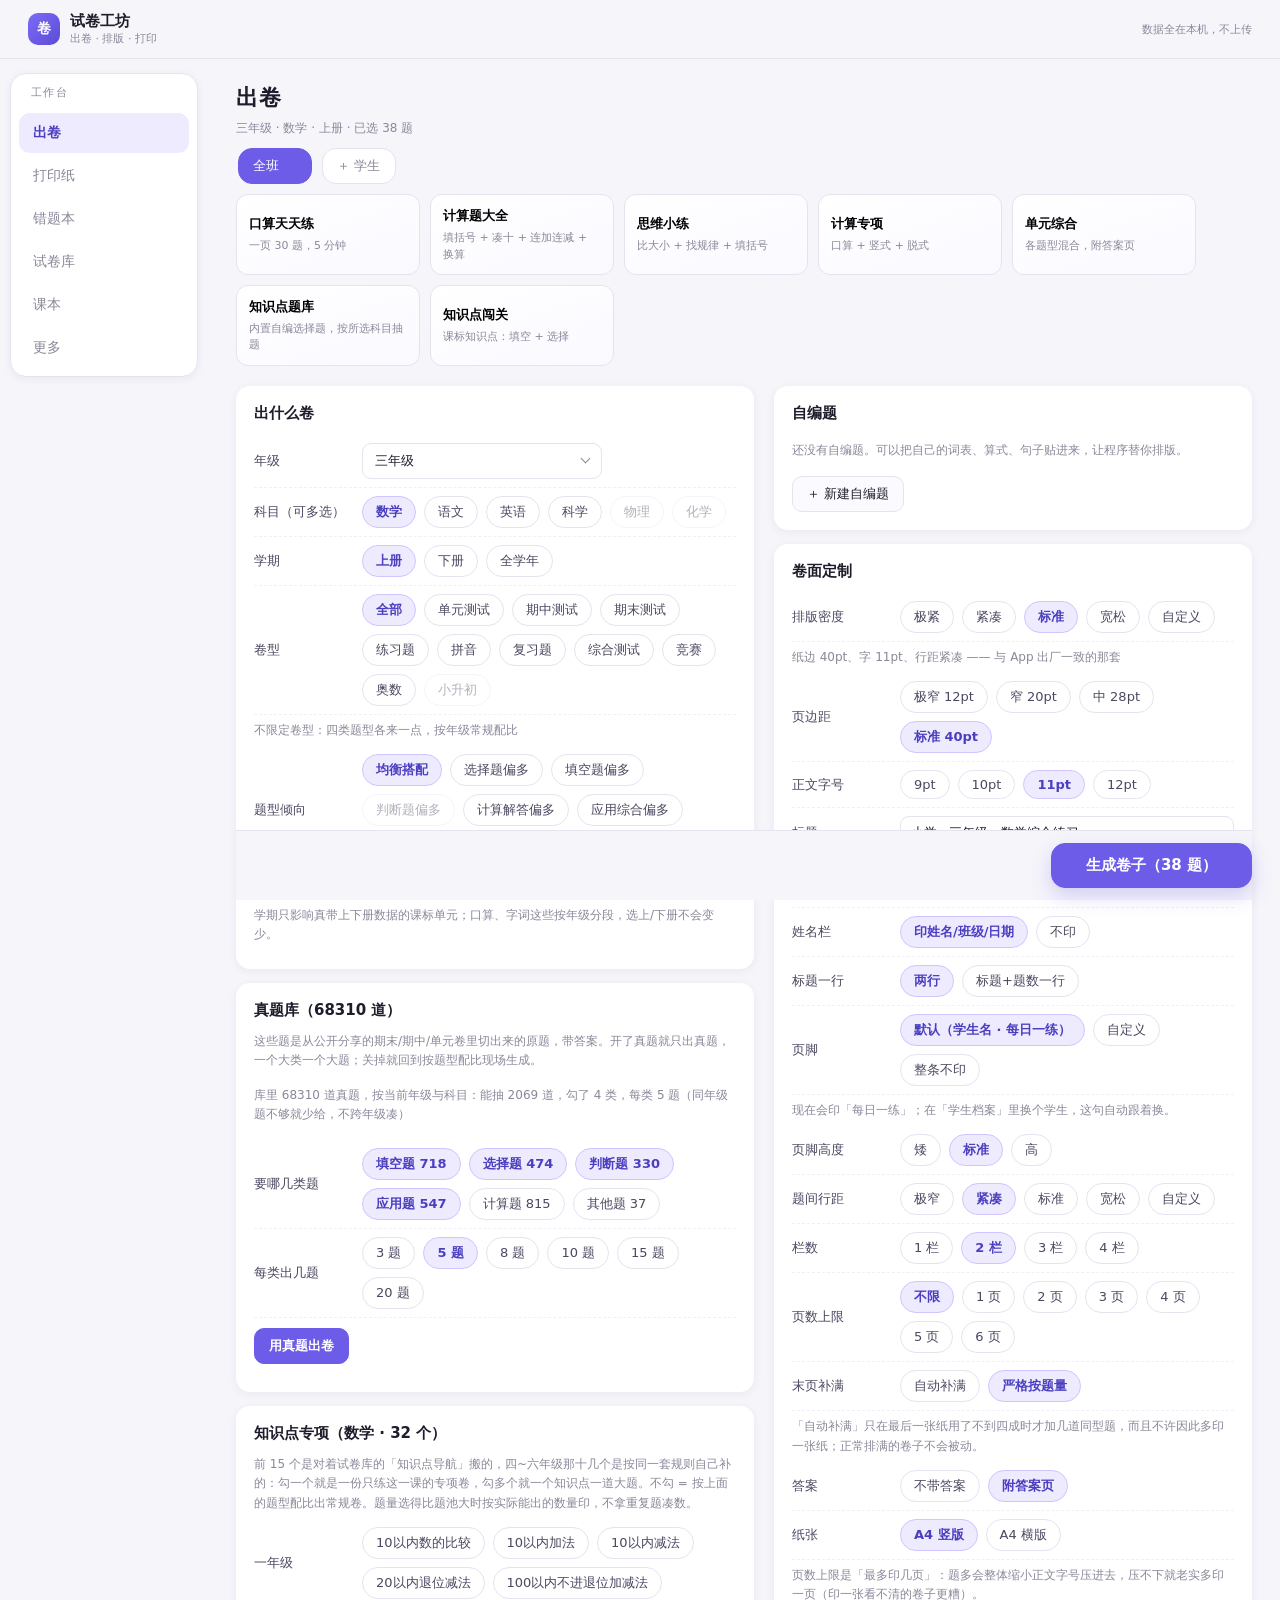
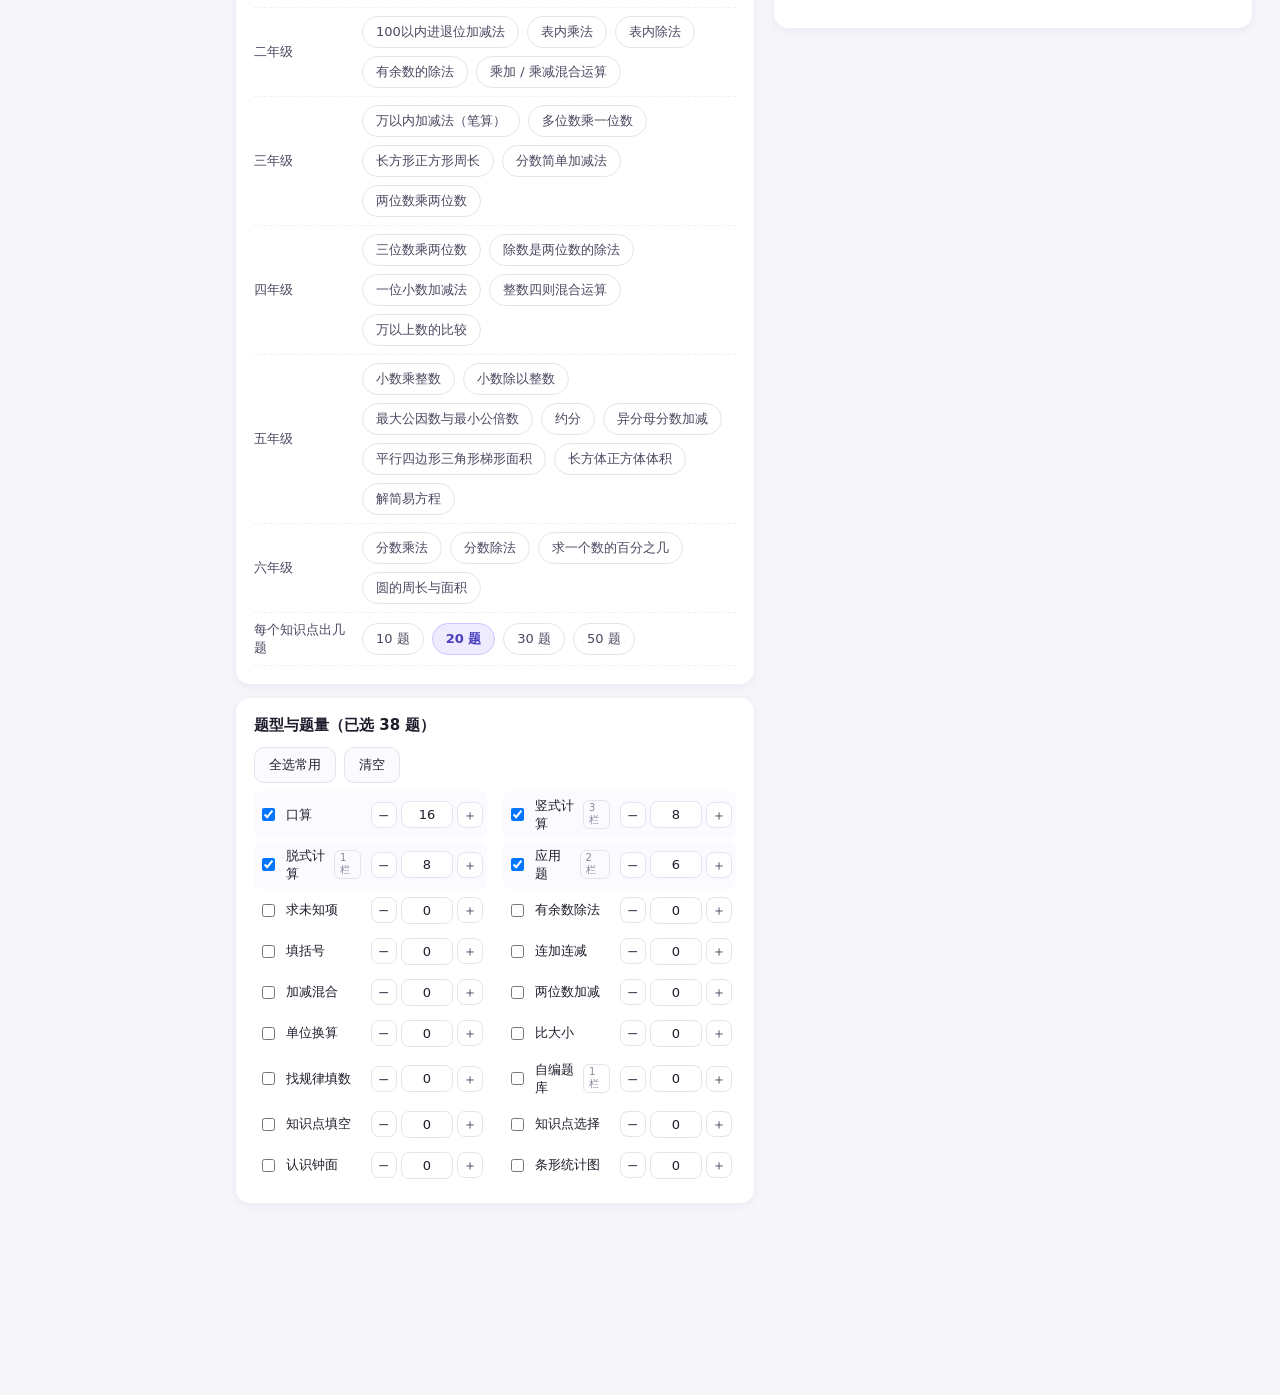
<file: web/index.html>
<!DOCTYPE html>
<html lang="zh-CN">
<head>
<meta charset="utf-8">
<meta name="viewport" content="width=device-width, initial-scale=1, viewport-fit=cover">
<title>试卷工坊 · 网页版</title>
<link rel="stylesheet" href="css/app.css">
<link rel="stylesheet" href="css/paper.css">
</head>
<body>
  <header class="topbar">
    <div class="brand">
      <span class="logo">卷</span>
      <div>
        <b>试卷工坊</b>
        <em>出卷 · 排版 · 打印</em>
      </div>
    </div>
    <div class="topbar-hint">数据全在本机，不上传</div>
  </header>

  <main id="view"></main>
  <div id="dock-holder"></div>

  <!-- 打印专用：屏幕上看不见，打印时只显示这里 -->
  <div id="print-root"></div>

  <script type="module" src="js/app.js"></script>
</body>
</html>
</file>
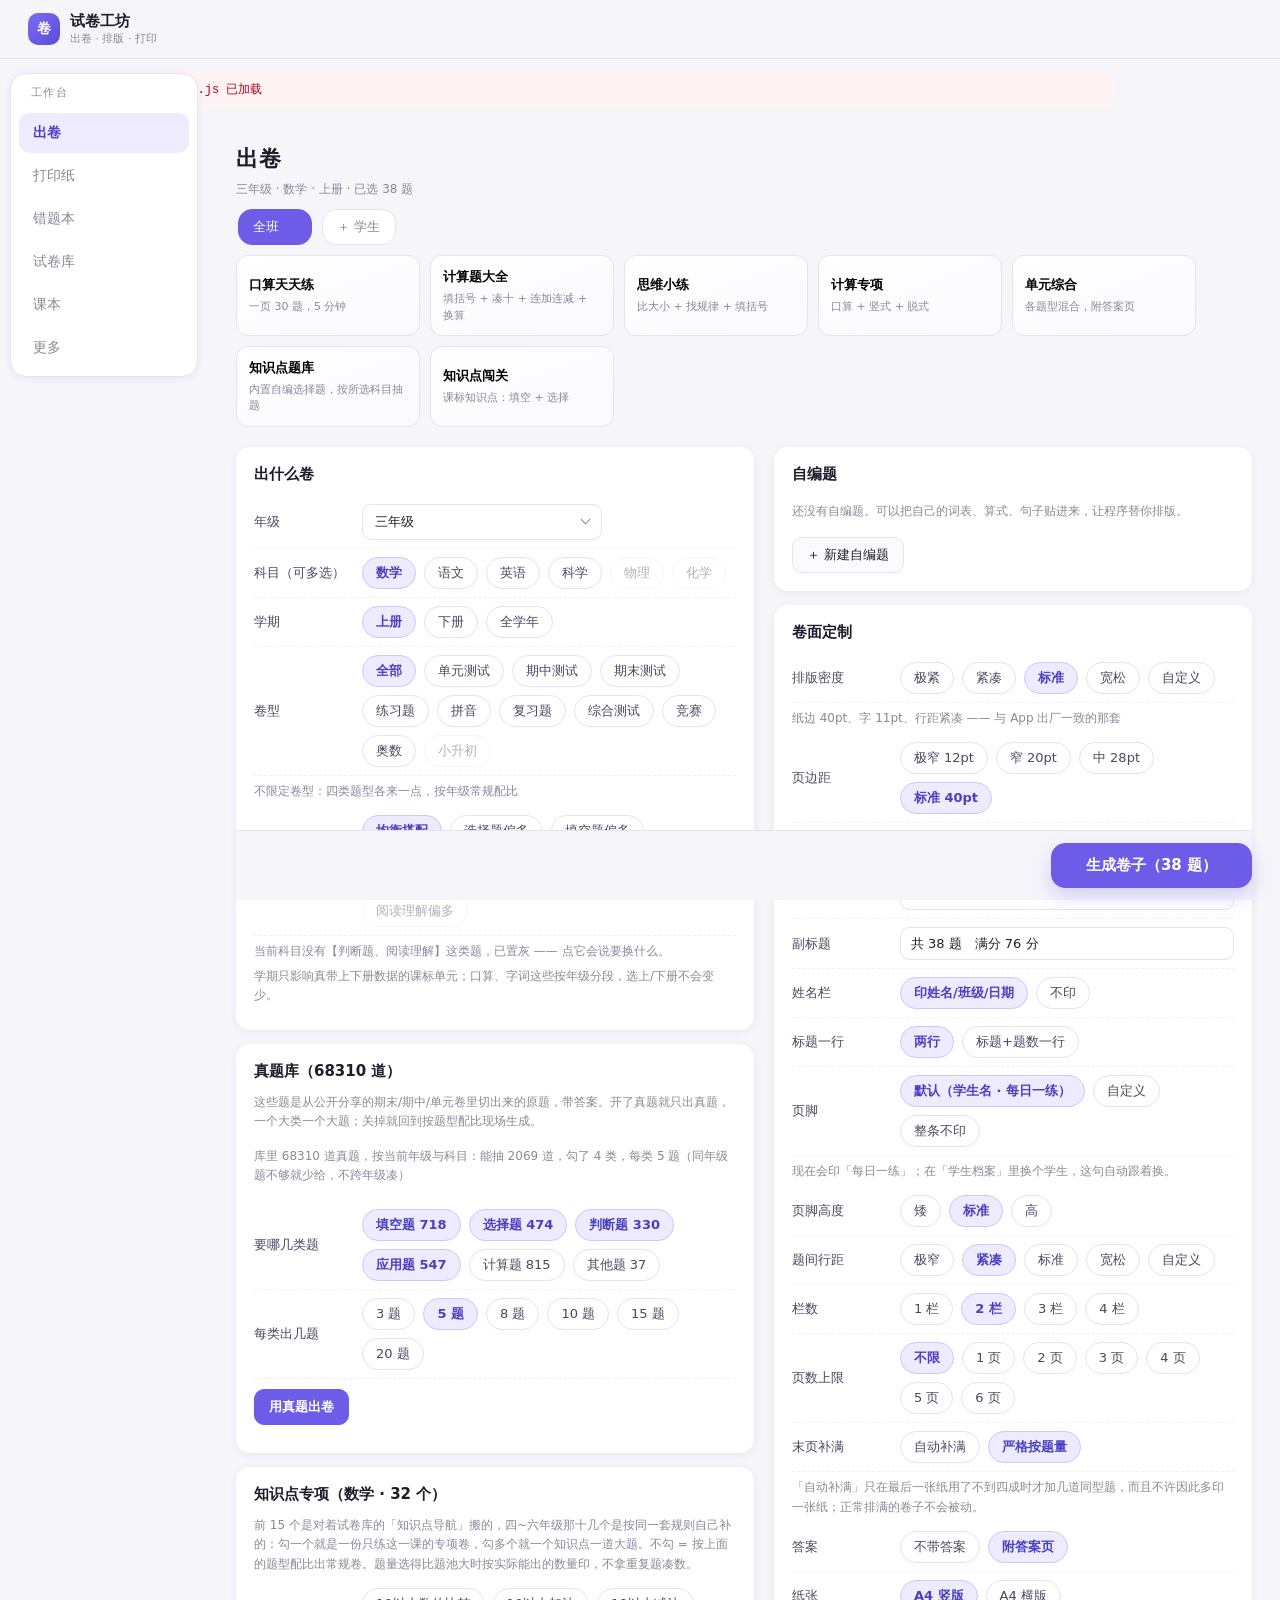
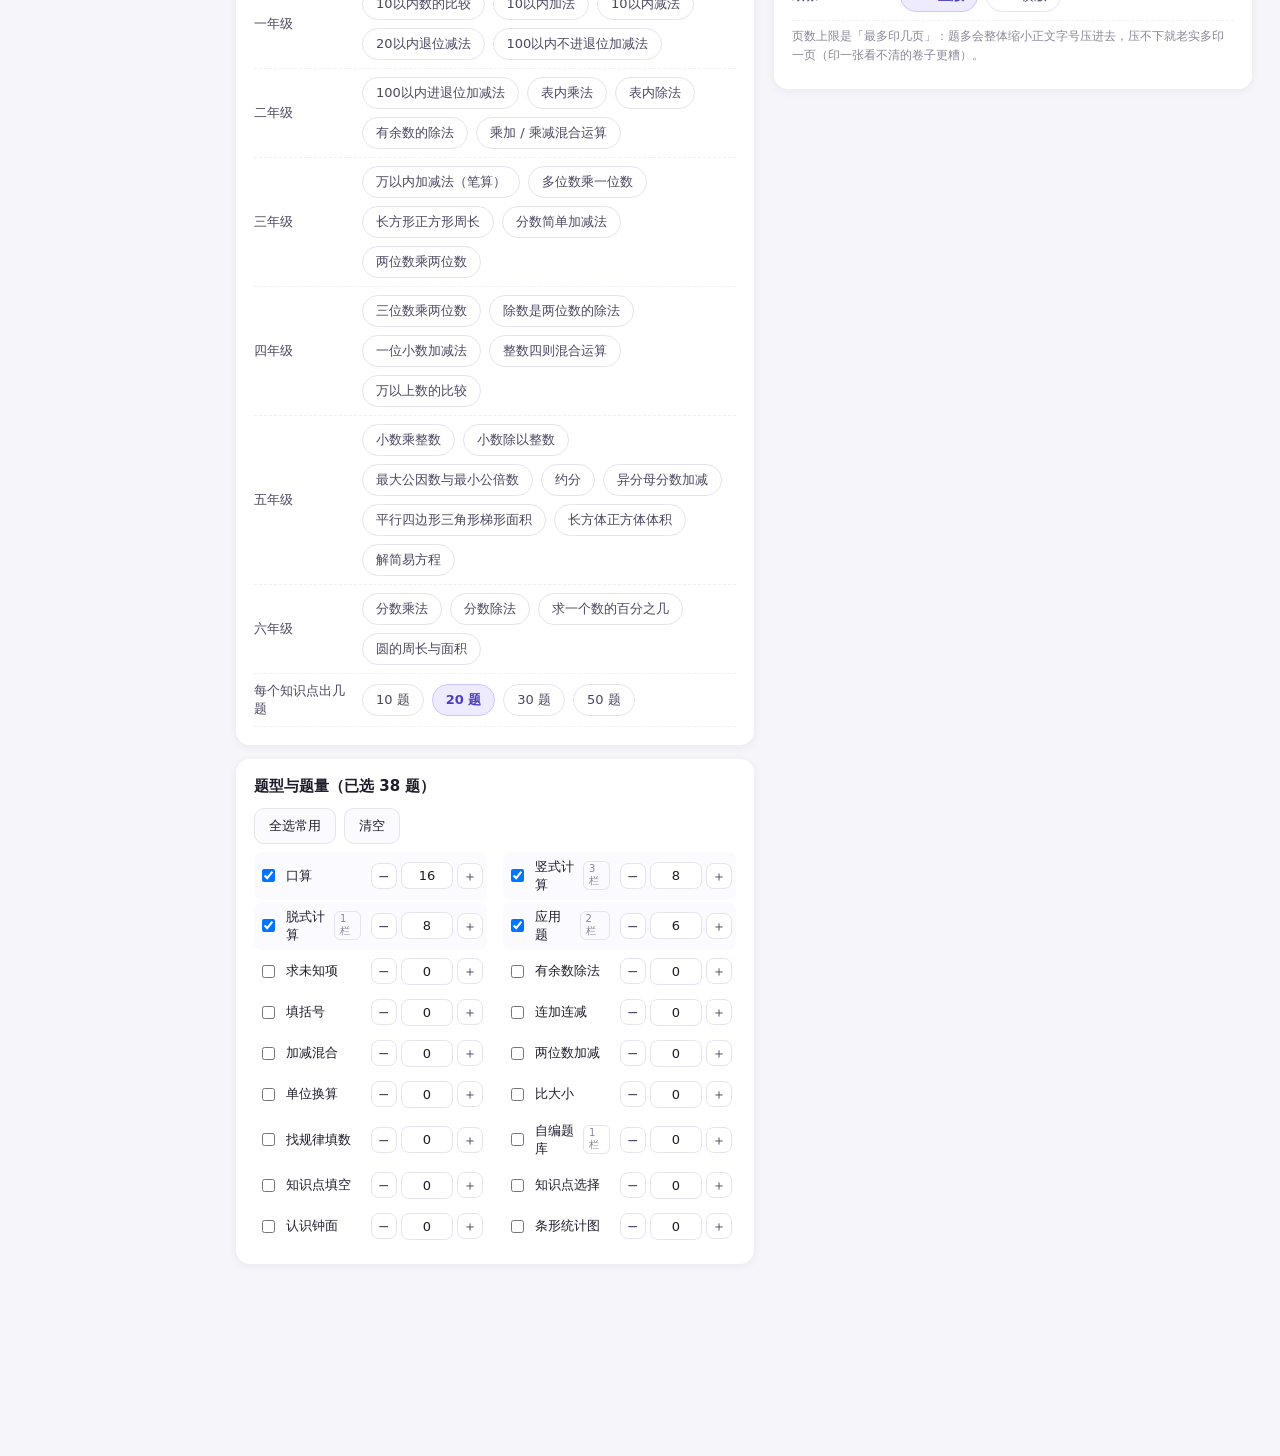
<file: web/debug.html>
<!DOCTYPE html>
<html lang="zh-CN">
<head>
<meta charset="utf-8">
<title>debug</title>
<link rel="stylesheet" href="css/app.css">
<link rel="stylesheet" href="css/paper.css">
<style>
  #diag { max-width: 980px; margin: 12px auto; padding: 0 16px; }
  #diag pre { background: #fff4f4; color: #b00020; padding: 10px; border-radius: 8px; white-space: pre-wrap; font-size: 12px; }
  #diag pre.ok { background: #f2fbf5; color: #17763f; }
</style>
</head>
<body>
  <header class="topbar"><div class="brand"><span class="logo">卷</span><div><b>试卷工坊</b><em>出卷 · 排版 · 打印</em></div></div></header>
  <div id="diag"></div>
  <main id="view"></main>
  <div id="dock-holder"></div>
  <div id="print-root"></div>
<script>
  const diag = document.getElementById('diag');
  const log = (msg, ok) => {
    const p = document.createElement('pre');
    if (ok) p.className = 'ok';
    p.textContent = msg;
    diag.appendChild(p);
  };
  window.__log = log;
  window.addEventListener('error', (e) => log(`error: ${e.message}\n  at ${e.filename}:${e.lineno}:${e.colno}`));
  window.addEventListener('unhandledrejection', (e) => log(`rejection: ${e.reason && e.reason.stack ? e.reason.stack : e.reason}`));
  window.console.error = ((orig) => (...args) => { log('console.error: ' + args.map(String).join(' ')); orig(...args); })(console.error);
</script>
<script type="module">
  try {
    await import('./js/app.js');
    window.__log('app.js 已加载');
  } catch (err) {
    window.__log(`import 失败: ${err && err.stack ? err.stack : err}`);
  }
</script>
</body>
</html>
</file>
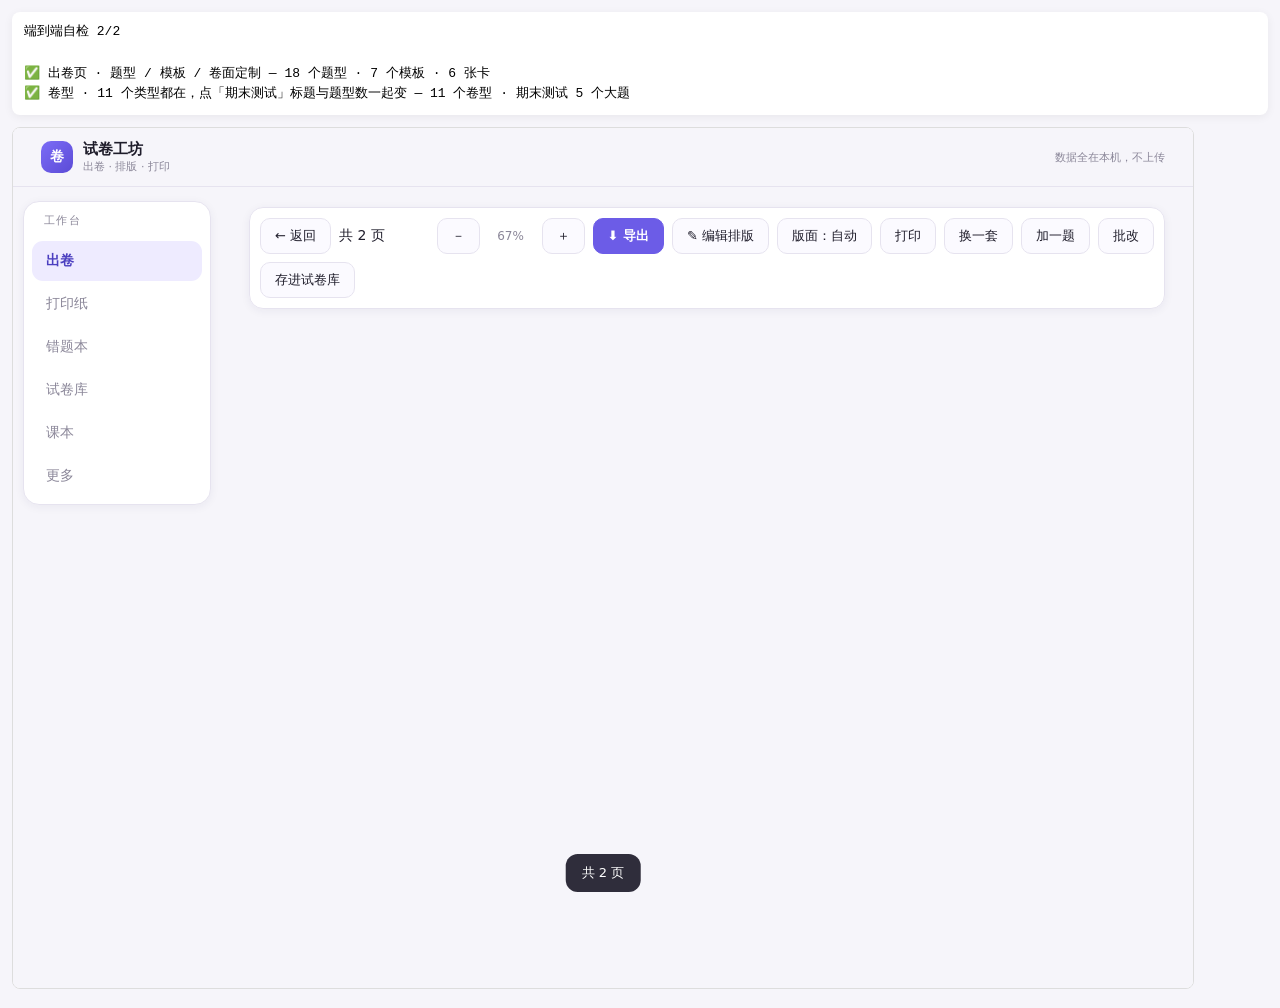
<file: web/e2e.html>
<!DOCTYPE html>
<html lang="zh-CN">
<head>
<meta charset="utf-8">
<title>端到端自检</title>
<style>
  body { margin: 0; padding: 12px; background: #f6f5fa; font: 13px/1.6 -apple-system, "PingFang SC", sans-serif; }
  #report { margin: 0 0 12px; padding: 10px 12px; background: #fff; border-radius: 8px;
            white-space: pre-wrap; box-shadow: 0 2px 10px rgba(0,0,0,.06); }
  #app { width: 1180px; height: 860px; border: 1px solid #ddd; border-radius: 8px; background: #fff; }
</style>
</head>
<body>
<pre id="report">运行中…</pre>
<iframe id="app"></iframe>
<script type="module">
/**
 * 端到端自检：把「出卷 → 排版 → 批改 → 错题本 → 试卷库 → 学生 → 自编题 → 打印纸 → 课本」
 * 整条链路真的点一遍，用 iframe 加载真实页面、真实点按钮。
 *
 * 为什么不写单元测试：这里要验的恰恰是「连起来还对不对」——按钮点得动、DOM 出得来、
 * 数据存得下、刷新还在。拆成函数级单测反而测不到这些。
 *
 * 为了不弄脏用户数据：开工前把 localStorage 里的那份存档拿出备份、清空，跑完再放回去。
 */

const KEY = 'papermill.web.v2';
const backup = localStorage.getItem(KEY);
localStorage.removeItem(KEY);

const frame = document.getElementById('app');
const report = document.getElementById('report');
const rows = [];
const sleep = (ms) => new Promise((r) => setTimeout(r, ms));
const D = () => frame.contentDocument;
const q = (sel) => D().querySelector(sel);
const qa = (sel) => [...D().querySelectorAll(sel)];
const T = (n) => (n ? n.textContent.replace(/\s+/g, ' ').trim() : '');

function paint() {
  const pass = rows.filter((r) => r[0] === '✅').length;
  report.textContent = `端到端自检 ${pass}/${rows.length}\n\n`
    + rows.map(([m, name, detail]) => `${m} ${name}${detail ? ` — ${detail}` : ''}`).join('\n');
  document.title = `E2E ${pass}/${rows.length}`;
}

async function test(name, fn) {
  try {
    const detail = await fn();
    rows.push(['✅', name, detail ?? '']);
  } catch (err) {
    rows.push(['❌', name, err.message]);
  }
  paint();
}

// 任何逃出 test() 的异常都要留下来 —— 否则页面就停在那句「运行中…」，
// 看不出到底是哪一步炸的（这个坑踩过一次）
window.addEventListener('error', (e) => {
  rows.push(['💥', '脚本异常', e.message]);
  paint();
});
window.addEventListener('unhandledrejection', (e) => {
  rows.push(['💥', '未捕获的 Promise 错误', String(e.reason?.message ?? e.reason)]);
  paint();
});

async function waitFor(fn, label, ms = 9000) {
  const t0 = Date.now();
  for (;;) {
    let v = null;
    try { v = fn(); } catch { v = null; }
    if (v) return v;
    if (Date.now() - t0 > ms) throw new Error(`等不到「${label}」`);
    await sleep(50);
  }
}

// ---------------------------------------------------------------- 操作小工具

function dock(label) {
  const b = qa('.dock .dock-btn').find((x) => T(x) === label);
  if (!b) throw new Error(`导航里没有「${label}」`);
  b.click();
}
function findField(root, label) {
  return [...root.querySelectorAll('.field')].find((f) => T(f.querySelector(':scope > span')) === label);
}
function chipIn(root, label, text) {
  const f = findField(root, label);
  if (!f) throw new Error(`没有「${label}」这一项`);
  const c = [...f.querySelectorAll('.chip')].find((x) => T(x) === text);
  if (!c) throw new Error(`「${label}」下没有「${text}」`);
  return c;
}
const viewChip = (label, text) => chipIn(q('#view'), label, text);
function setControl(el, v) {
  if (el.tagName === 'SELECT') { el.value = String(v); el.dispatchEvent(new Event('change', { bubbles: true })); return; }
  el.value = v;
  // 页面上有的控件挂在 oninput、有的挂在 onchange，两个都发一遍最稳
  el.dispatchEvent(new Event('input', { bubbles: true }));
  el.dispatchEvent(new Event('change', { bubbles: true }));
}
function setFieldInput(root, label, v) {
  const f = findField(root, label);
  if (!f) throw new Error(`没有「${label}」输入框`);
  setControl(f.querySelector('input, select, textarea'), v);
}
const modal = () => q('.modal-mask .modal-card');
const modalBtn = (text) => [...modal().querySelectorAll('.modal-foot .btn')].find((b) => T(b) === text);
function closeModal() { const x = q('.modal-mask .icon-btn'); if (x) x.click(); }

/** 从出卷页生成一张卷子，再把关键指标收集起来 */
async function generate() {
  const b = q('#view .create-actions .btn.primary');
  if (!b) throw new Error('当前不在出卷页');
  b.click();
  await waitFor(() => qa('#view .paper-stage .paper-page').length > 0, '卷子排出来');
  await sleep(180);
  return collect();
}
function collect() {
  const pages = qa('#view .paper-stage .paper-page');
  const desc = T(q('#view .preview-toolbar .grow'));
  return { n: pages.length, desc, text: pages.map((p) => T(p)).join('\n'), pages };
}
function goCreate() {
  const back = qa('#view .preview-toolbar .btn').find((b) => T(b) === '← 返回');
  if (back) back.click();
  else dock('出卷');
}

// ---------------------------------------------------------------- 开跑

frame.src = 'index.html';
try {
  await new Promise((r, j) => {
    frame.onload = r;
    setTimeout(() => j(new Error('iframe 加载超时')), 15000);
  });
  await waitFor(() => q('#view .type-list'), '出卷页渲染完', 15000);
} catch (err) {
  let seen = '';
  try { seen = T(q('#view')) || T(D().body).slice(0, 300); } catch { seen = '(读不到 iframe)'; }
  rows.push(['❌', '页面启动', `${err.message}｜iframe 里看到：${seen.slice(0, 300)}`]);
  paint();
  throw err;
}
await sleep(400); // 让 boot 里那张垫底卷子排完

// 1 ---------------------------------------------------------------
await test('出卷页 · 题型 / 模板 / 卷面定制', () => {
  const types = qa('#view .type-item').length;
  const tpls = qa('#view .template-chip').length;
  const heads = qa('#view .card h2').map(T);
  const need = ['出什么卷', '卷面定制'];
  if (types < 10) throw new Error(`题型只有 ${types} 个`);
  // 模板是按年级 + 科目筛过的，低年级数学只出得来 7 个，不能写死 12
  if (tpls < 5) throw new Error(`快捷模板只有 ${tpls} 个`);
  const miss = need.filter((h) => !heads.some((x) => x.startsWith(h)));
  if (miss.length) throw new Error('缺卡片：' + miss.join('、'));
  return `${types} 个题型 · ${tpls} 个模板 · ${heads.length} 张卡`;
});

// 2 ---------------------------------------------------------------
await test('卷型 · 11 个类型都在，点「期末测试」标题与题型数一起变', async () => {
  const f = findField(q('#view'), '卷型');
  if (!f) throw new Error('出卷页没有「卷型」这一项');
  const labels = [...f.querySelectorAll('.chip')].map(T);
  const need = ['全部', '单元测试', '期中测试', '期末测试', '练习题', '拼音', '复习题', '综合测试', '竞赛', '奥数', '小升初'];
  if (labels.length !== need.length) throw new Error(`卷型有 ${labels.length} 个：${labels.join('/')}`);
  const miss = need.filter((x) => !labels.includes(x));
  if (miss.length) throw new Error('缺卷型：' + miss.join('、'));
  viewChip('卷型', '期末测试').click();
  await sleep(150);
  const paper = await generate();
  if (!/期末测试/.test(paper.text)) throw new Error('卷头没印「期末测试」：' + paper.text.slice(0, 60));
  const sections = (paper.text.match(/（每题 \d+ 分/g) ?? []).length;
  if (sections < 5) throw new Error(`期末测试只排了 ${sections} 个大题，应该有 5 个`);
  return `11 个卷型 · 期末测试 ${sections} 个大题`;
});

// 3 ---------------------------------------------------------------
await test('卷型 · 练习题只出一个大题、竞赛换成思维题', async () => {
  goCreate();
  await waitFor(() => q('#view .create-actions'), '出卷页');
  viewChip('卷型', '练习题').click();
  await sleep(150);
  let p = await generate();
  let n = (p.text.match(/（每题 \d+ 分/g) ?? []).length;
  if (n !== 1) throw new Error(`练习题排了 ${n} 个大题，应该只有 1 个`);
  goCreate();
  await waitFor(() => q('#view .create-actions'), '出卷页');
  viewChip('卷型', '竞赛').click();
  await sleep(150);
  p = await generate();
  n = (p.text.match(/（每题 \d+ 分/g) ?? []).length;
  if (n < 3) throw new Error(`竞赛只排了 ${n} 个大题`);
  if (!/找规律|应用题|比大小|填括号/.test(p.text)) throw new Error('竞赛卷里没有一道思维题：' + p.text.slice(0, 120));
  return `练习题 1 个大题 · 竞赛 ${n} 个大题且含思维题`;
});

// 4 ---------------------------------------------------------------
await test('卷型 · 拼音自动切到语文，题全是字词拼音', async () => {
  goCreate();
  await waitFor(() => q('#view .create-actions'), '出卷页');
  viewChip('卷型', '拼音').click();
  await sleep(200);
  const on = [...findField(q('#view'), '科目（可多选）').querySelectorAll('.chip.on')].map(T);
  if (on.join() !== '语文') throw new Error('点了拼音卷，科目还是：' + (on.join('、') || '空'));
  const p = await generate();
  if (!/看拼音写词语/.test(p.text)) throw new Error('拼音卷里没有「看拼音写词语」');
  if (/口算|竖式|脱式/.test(p.text)) throw new Error('拼音卷里混进了数学题');
  // 收尾：卷型退回全部、科目退回数学，后面的用例还要按默认来
  goCreate();
  await waitFor(() => q('#view .create-actions'), '出卷页');
  viewChip('卷型', '全部').click();
  await sleep(150);
  const chips = () => [...findField(q('#view'), '科目（可多选）').querySelectorAll('.chip')];
  chips().find((c) => T(c) === '数学').click();
  await sleep(180);
  const zh = chips().find((c) => T(c) === '语文' && c.classList.contains('on'));
  if (zh) { zh.click(); await sleep(180); }
  return '自动切语文 · 只有拼音字词题';
});

// 5 ---------------------------------------------------------------
await test('卷型 · 拼音只到六年级、小升初从五年级起', async () => {
  const gradeSel = () => findField(q('#view'), '年级').querySelector('select');
  setControl(gradeSel(), '3');
  await sleep(220);
  if (!viewChip('卷型', '小升初').classList.contains('off')) throw new Error('三年级竟然能选「小升初」');
  setControl(gradeSel(), '7');
  await sleep(240);
  if (!viewChip('卷型', '拼音').classList.contains('off')) throw new Error('七年级竟然能选「拼音」');
  setControl(gradeSel(), '6');
  await sleep(240);
  if (viewChip('卷型', '小升初').classList.contains('off')) throw new Error('六年级选不了「小升初」');
  if (viewChip('卷型', '拼音').classList.contains('off')) throw new Error('六年级选不了「拼音」');
  setControl(gradeSel(), '3');
  await sleep(240);
  return '三年级无小升初 · 七年级无拼音 · 六年级两个都能选';
});

// 5.5 -------------------------------------------------------------
await test('学前 · 只开数学语文，卷面没有乘除、卷头不重复', async () => {
  const gradeSel = () => findField(q('#view'), '年级').querySelector('select');
  const opts = [...gradeSel().options].map((o) => o.textContent.trim());
  if (!opts.includes('学前')) throw new Error('年级下拉里没有「学前」：' + opts.join('/'));
  setControl(gradeSel(), '0');
  await sleep(260);

  // 能不能选看的是 .off（置灰只是外观 + 点了给解释），不是 disabled：
  // disabled 的按钮连 click 都不派发，用户点了彻底没反馈
  const chips = () => [...findField(q('#view'), '科目（可多选）').querySelectorAll('.chip')];
  const enabled = chips().filter((c) => !c.classList.contains('off')).map(T);
  if (enabled.join() !== '数学,语文') throw new Error('学前能选的科目是：' + enabled.join('、'));

  const p = await generate();
  if (/学前 · 学前/.test(p.text)) throw new Error('卷头印成了「学前 · 学前」');
  if (!/学前/.test(p.text)) throw new Error('卷头没有「学前」：' + p.text.slice(0, 60));
  if (/×|÷/.test(p.text)) throw new Error('学前卷里出现了乘除');
  const total = Number((p.text.match(/共\s*(\d+)\s*题/) ?? [])[1] ?? 0);
  if (!total) throw new Error('卷头读不到题量：' + p.text.slice(0, 80));
  if (total > 24) throw new Error(`学前卷 ${total} 题，没折半（常规卷 30+）`);

  // 语文：拼音 / 注音 / 补全词语，不能一道题都出不来
  goCreate();
  await waitFor(() => q('#view .create-actions'), '出卷页');
  chips().find((c) => T(c) === '语文').click();
  await sleep(200);
  chips().find((c) => T(c) === '数学' && c.classList.contains('on')).click();
  await sleep(240);
  const zh = await generate();
  if (!/拼音|注音|补全词语|补充完整/.test(zh.text)) throw new Error('学前语文卷没有字词题：' + zh.text.slice(0, 120));

  // 收尾：回到三年级数学
  goCreate();
  await waitFor(() => q('#view .create-actions'), '出卷页');
  chips().find((c) => T(c) === '数学').click();
  await sleep(160);
  chips().find((c) => T(c) === '语文' && c.classList.contains('on')).click();
  await sleep(160);
  setControl(gradeSel(), '3');
  await sleep(240);
  return `学前数学 ${total} 题 · 只开数学语文 · 语文卷出得来`;
});

// 5.6 -------------------------------------------------------------
await test('题型倾向 · 置灰项点得动、点了说要换什么', async () => {
  goCreate();
  await waitFor(() => q('#view .create-actions'), '出卷页');
  const gradeSel = () => findField(q('#view'), '年级').querySelector('select');
  setControl(gradeSel(), '3');
  await sleep(260);

  // 三年级数学：判断题（只有科学有）、阅读理解（只有英语有）都该置灰
  const grey = ['判断题偏多', '阅读理解偏多'].map((n) => viewChip('题型倾向', n));
  if (!grey.every((c) => c.classList.contains('off'))) throw new Error('三年级数学这两项该是置灰的');
  // 关键：置灰不能用 disabled —— disabled 的按钮连 click 都不派发，点了没反馈
  if (grey.some((c) => c.disabled)) throw new Error('置灰项用了 disabled，点了不会有任何反馈');

  const tilt = () => D().defaultView.__papermill.spec.tilt;
  const before = tilt();
  viewChip('题型倾向', '阅读理解偏多').click();
  await sleep(420);
  const msg = T(q('.toast') || document.createElement('div'));
  if (!msg.includes('英语')) throw new Error('点置灰项没说清换哪科：' + msg);
  if (tilt() !== before) throw new Error('点了置灰项竟然改了倾向');

  const hint = [...q('#view').querySelectorAll('.hint')].map(T).find((t) => t.includes('已置灰'));
  if (!hint) throw new Error('没有「当前科目没有…已置灰」这行说明');

  // 能用的项照旧一点就生效
  viewChip('题型倾向', '选择题偏多').click();
  await sleep(420);
  if (tilt() !== 'CHOICE') throw new Error('正常项点了没生效');
  // 收尾复原：后面的用例按默认配比算页数
  viewChip('题型倾向', '均衡搭配').click();
  await sleep(320);
  return `置灰项会解释（换成英语）· 倾向不变 · ${hint.slice(0, 18)}…`;
});

// 5.7 -------------------------------------------------------------
await test('科学混科 · 点「选择题偏多」也能出卷（曾因缺 science.json 静默失败）', async () => {
  goCreate();
  await waitFor(() => q('#view .create-actions'), '出卷页');
  const gradeSel = () => findField(q('#view'), '年级').querySelector('select');
  setControl(gradeSel(), '3');
  await sleep(260);

  const chips = () => [...findField(q('#view'), '科目（可多选）').querySelectorAll('.chip')];
  const sci = chips().find((c) => T(c) === '科学');
  if (!sci || sci.classList.contains('off')) throw new Error('三年级勾不了科学');
  if (!sci.classList.contains('on')) { sci.click(); await sleep(300); }

  // 「选择题偏多」会排进 CURRIC_CHOICE（课标选择）→ 出卷前要读课标语料。
  // 科学没有 taxonomy/science.json，以前这一步 404 直接把出卷链路带崩，
  // 表现是点「生成卷子」页面上一点变化都没有。
  viewChip('题型倾向', '选择题偏多').click();
  await sleep(360);
  const want = Number(/（(\d+) 题）/.exec(T(q('#view .create-actions .btn')))?.[1] ?? 0);
  if (!want) throw new Error('按钮上没显示题数');

  const p = await generate();
  const head = Number((p.text.match(/共\s*(\d+)\s*题/) ?? [])[1] ?? 0);
  if (head !== want) throw new Error(`卷头印 ${head} 题，按钮说 ${want} 题`);
  if (!/科学/.test(p.text)) throw new Error('卷面没有科学题');

  // 收尾：退回只勾数学 + 均衡搭配
  goCreate();
  await waitFor(() => q('#view .create-actions'), '出卷页');
  chips().find((c) => T(c) === '科学' && c.classList.contains('on')).click();
  await sleep(300);
  viewChip('题型倾向', '均衡搭配').click();
  await sleep(300);
  return `数学+科学 选择题偏多：按钮 ${want} 题 = 卷头 ${head} 题`;
});

// 6 ---------------------------------------------------------------
let base = null;
await test('生成卷子 · 页数 / 姓名栏 / 页脚页码', async () => {
  base = await generate();
  if (!base.n) throw new Error('一页都没排出来');
  if (!/姓名|班级/.test(base.text)) throw new Error('卷头没有姓名栏');
  if (!/第\s*1\s*\/\s*\d+\s*页/.test(base.text)) throw new Error('页脚没有「第 1/N 页」');
  return `${base.desc}`;
});

// 3 ---------------------------------------------------------------
await test('页脚 · 默认印「学生名 · 每日一练」，不印版权说明', async () => {
  goCreate();
  await waitFor(() => q('#view .create-actions'), '出卷页');
  viewChip('页脚', '默认（学生名 · 每日一练）').click();
  await sleep(80);
  const r = await generate();
  // 用户点名：那张「题目由本程序生成，非官方教材配套」别默认印出来；
  // 但左下角要留一句能认出「这是谁的哪张卷」的话
  if (/非官方教材配套/.test(r.text)) throw new Error('默认页脚还印着版权说明');
  if (!/每日一练/.test(r.text)) throw new Error('默认页脚没印「每日一练」');
  if (!/第\s*1\s*\/\s*\d+\s*页/.test(r.text)) throw new Error('页脚连页码都没了');
  return '印「每日一练」· 无版权说明 · 页码仍在';
});

// 4 ---------------------------------------------------------------
await test('页脚 · 整条不印', async () => {
  goCreate();
  await waitFor(() => q('#view .create-actions'), '出卷页');
  viewChip('页脚', '整条不印').click();
  await sleep(80);
  const r = await generate();
  if (/第\s*1\s*\/\s*\d+\s*页/.test(r.text)) throw new Error('整条不印时页码还在');
  if (/第\s*1\s*\/\s*\d+\s*页/.test(r.text)) throw new Error('页码还在');
  return '文案与页码都没了';
});

// 5 ---------------------------------------------------------------
await test('页脚 · 自定义文字', async () => {
  goCreate();
  await waitFor(() => q('#view .create-actions'), '出卷页');
  viewChip('页脚', '自定义').click();
  await sleep(120);
  setFieldInput(q('#view'), '页脚文字', '三班数学 · 每日一练');
  await sleep(80);
  const r = await generate();
  if (!/三班数学/.test(r.text)) throw new Error('自定义页脚没印出来');
  goCreate();
  await waitFor(() => q('#view .create-actions'), '出卷页');
  viewChip('页脚', '默认（学生名 · 每日一练）').click();
  return '印出「三班数学 · 每日一练」';
});

// 6 ---------------------------------------------------------------
await test('页数上限 2 页 · 自动缩字号压进去', async () => {
  goCreate();
  await waitFor(() => q('#view .create-actions'), '出卷页');
  // 先切到「练习题」：只有一个大题，页数好控制。
  // 默认「全部」铺四类题型、本来就 4 页，缩字号有 0.72 的下限，压不进 2 页 ——
  // 那是设计如此，不是 bug，拿它测「压进去」只会一直红。
  viewChip('卷型', '练习题').click();
  await sleep(120);
  viewChip('页数上限', '不限').click();
  await sleep(80);
  // 默认卷本来就 2 页，限 2 页什么也测不出来 —— 先把第一类题型加到刚过 3 页
  // （不能堆太多：缩字号有 0.72 的下限，塞不进去就会老实多印一页，那是设计如此）
  let free = null;
  let used = '';
  let picked = '';
  for (const n of ['40', '50', '60', '70', '80']) {
    // 设完回读一次：带虚拟时间的无头浏览器偶尔会在重渲染的间隙把设置吞掉
    for (let k = 0; k < 3; k++) {
      setControl(q('#view .type-item input.num'), n);
      await sleep(180);
      picked = /已选 (\d+) 题/.exec(T(q('#view .page-head p')))?.[1] ?? '0';
      if (Number(picked) >= Number(n)) break;
    }
    if (Number(picked) < Number(n)) throw new Error(`题量设不成 ${n}（页面显示 ${picked}）`);
    viewChip('页数上限', '不限').click();
    await sleep(60);
    free = await generate();
    used = n;
    if (free.n >= 3) break;
    goCreate();
    await waitFor(() => q('#view .create-actions'), '出卷页');
  }
  if (!free || free.n < 3) throw new Error(`题量加到 ${used}（已选 ${picked} 题）也没到 3 页，当前 ${free?.n} 页`);
  goCreate();
  await waitFor(() => q('#view .create-actions'), '出卷页');
  viewChip('页数上限', '2 页').click();
  await sleep(80);
  const capped = await generate();
  const shrunk = /缩到\s*(\d+)%/.exec(capped.desc);
  if (capped.n > free.n) throw new Error(`限页反而从 ${free.n} 页变 ${capped.n} 页`);
  if (capped.n > 2 && !shrunk) throw new Error(`限 2 页排了 ${capped.n} 页，且没缩过字号`);
  // 缩字号可以，但题不能少
  const lf = free.text.replace(/\s/g, '').length;
  const lc = capped.text.replace(/\s/g, '').length;
  if (lc < lf * 0.9) throw new Error(`限页后内容少了 ${Math.round((1 - lc / lf) * 100)}%，可能丢题`);
  goCreate();
  await waitFor(() => q('#view .create-actions'), '出卷页');
  viewChip('页数上限', '不限').click();
  viewChip('卷型', '全部').click();
  const reset = qa('#view .type-tools .btn').find((b) => T(b) === '全选常用');
  if (reset) reset.click();
  return `${used} 题：不限 ${free.n} 页 → 限 2 页 ${capped.n} 页${shrunk ? `（字号缩到 ${shrunk[1]}%）` : '（压不下去，按设计保留）'} · 题目没丢`;
});

// 7 ---------------------------------------------------------------
await test('横版 A4 · 纸面真的转成 842×595', async () => {
  goCreate();
  await waitFor(() => q('#view .create-actions'), '出卷页');
  viewChip('页数上限', '不限').click();
  await sleep(80);
  viewChip('纸张', 'A4 横版').click();
  await sleep(80);
  const r = await generate();
  const w = parseFloat(r.pages[0].style.width);
  const h = parseFloat(r.pages[0].style.height);
  if (!(w > h)) throw new Error(`纸面还是 ${w}×${h}`);
  if (Math.round(w) !== 842 || Math.round(h) !== 595) throw new Error(`尺寸 ${w}×${h} 不是 A4 横版`);
  goCreate();
  await waitFor(() => q('#view .create-actions'), '出卷页');
  viewChip('纸张', 'A4 竖版').click();
  return `${Math.round(w)}×${Math.round(h)}pt`;
});

// 8 ---------------------------------------------------------------
await test('行距自定义 12pt', async () => {
  goCreate();
  await waitFor(() => q('#view .create-actions'), '出卷页');
  viewChip('题间行距', '自定义').click();
  await sleep(120);
  setFieldInput(q('#view'), '自定义行距(pt)', '12');
  await sleep(80);
  const custom = await generate();
  goCreate();
  await waitFor(() => q('#view .create-actions'), '出卷页');
  viewChip('题间行距', '标准').click();
  await sleep(80);
  const normal = await generate();
  return `自定义 ${custom.n} 页 / 标准 ${normal.n} 页`;
});

// 9 ---------------------------------------------------------------
await test('批改 · 勾 3 道错题记进错题本', async () => {
  goCreate();
  await waitFor(() => q('#view .create-actions'), '出卷页');
  await generate();
  const grade = qa('#view .preview-toolbar .btn').find((b) => T(b) === '批改');
  if (!grade) throw new Error('工具栏没有「批改」');
  grade.click();
  await waitFor(() => modal(), '批改弹窗');
  const boxes = [...modal().querySelectorAll('.grading-row input')];
  if (boxes.length < 3) throw new Error(`批改列表只有 ${boxes.length} 道`);
  boxes.slice(0, 3).forEach((b) => { b.checked = true; b.dispatchEvent(new Event('change', { bubbles: true })); });
  modalBtn('记进错题本').click();
  await sleep(200);
  dock('错题本');
  await waitFor(() => q('#view .mistake-list'), '错题本页');
  const n = qa('#view .mistake-item').length;
  if (n !== 3) throw new Error(`错题本里有 ${n} 道，应为 3`);
  return `${boxes.length} 道里勾了 3 道 → 错题本 ${n} 道`;
});

// 10 --------------------------------------------------------------
await test('错题本 · 用错题出卷', async () => {
  const b = qa('#view .row .btn').find((x) => T(x) === '用错题出卷');
  if (!b) throw new Error('没有「用错题出卷」按钮');
  b.click();
  await waitFor(() => qa('#view .paper-stage .paper-page').length > 0, '错题卷');
  await sleep(180);
  const r = collect();
  if (!/错题重练/.test(r.text)) throw new Error('卷面没有「错题重练」大题');
  return `${r.n} 页 · ${r.desc}`;
});

// 11 --------------------------------------------------------------
await test('试卷库 · 存 / 打开 / 删', async () => {
  // 先存一张
  const save = qa('#view .preview-toolbar .btn').find((b) => T(b) === '存进试卷库');
  if (!save) throw new Error('没有「存进试卷库」');
  save.click();
  await sleep(150);
  dock('试卷库');
  await waitFor(() => q('#view .lib-list'), '试卷库页');
  const before = qa('#view .lib-item').length;
  if (before < 1) throw new Error('存完试卷库还是空的');
  const open = qa('#view .lib-item .btn').find((b) => T(b) === '打开');
  open.click();
  await waitFor(() => qa('#view .paper-stage .paper-page').length > 0, '打开历史卷');
  await sleep(150);
  const opened = collect().n;
  dock('试卷库');
  await waitFor(() => q('#view .lib-list'), '试卷库页');
  const del = qa('#view .lib-item .btn').find((b) => T(b) === '删');
  const firstTitle = T(q('#view .lib-item b'));
  del.click();
  await sleep(150);
  const after = qa('#view .lib-item').length;
  if (after !== before - 1) throw new Error(`删完还有 ${after} 张（删前 ${before}）`);
  return `存 ${before} 张 → 打开 ${opened} 页 → 删到 ${after} 张`;
});

// 12 --------------------------------------------------------------
await test('学生档案 · 新建 + 点名字直接出卷', async () => {
  dock('更多');
  await waitFor(() => q('#view .card'), '更多页');
  const stu = qa('#view .btn').find((b) => T(b) === '学生档案');
  if (!stu) throw new Error('更多页没有「学生档案」入口');
  stu.click();
  await waitFor(() => q('#view .student-list'), '学生页');
  const add = qa('#view .btn').find((b) => T(b) === '＋ 新建学生');
  add.click();
  await waitFor(() => modal(), '新建学生弹窗');
  setFieldInput(modal(), '姓名', '小明');
  chipIn(modal(), '学期', '下册').click();
  chipIn(modal(), '性别', '男').click();
  await sleep(60);
  modalBtn('保存').click();
  await sleep(200);
  const n = qa('#view .student-item').length;
  if (!n) throw new Error('学生没存进去');
  const meta = T(q('#view .student-item .meta'));
  if (!/小明|年级|册/.test(meta)) throw new Error('档案摘要不对：' + meta);
  // 点「出卷」= 直接生成并跳预览
  const go = qa('#view .student-item .btn').find((b) => T(b) === '出卷');
  go.click();
  await waitFor(() => qa('#view .paper-stage .paper-page').length > 0, '按学生档案出卷');
  await sleep(200);
  const r = collect();
  if (!/小明/.test(r.text)) throw new Error('卷头没印学生姓名');
  return `${meta} → 卷头印「小明」· ${r.desc}`;
});

// 13 --------------------------------------------------------------
await test('学生条 · 点名字只切档案，不直接出卷', async () => {
  goCreate();
  await waitFor(() => q('#view .student-strip'), '出卷页学生条');
  const pill = qa('#view .student-pill').find((b) => T(b).startsWith('小明'));
  if (!pill) throw new Error('学生条里没有小明');
  pill.click();
  await sleep(400);
  // 用户点的是人名，不是「出卷」：应该停在设置页，让人先看一眼年级/题数
  if (qa('#view .paper-stage .paper-page').length) throw new Error('点名字又直接出卷了');
  if (!q('#view .create-actions')) throw new Error('点名字后没有停在出卷设置页');
  const onPill = qa('#view .student-pill').find((b) => b.classList.contains('on'));
  if (!onPill || !T(onPill).startsWith('小明')) throw new Error('学生条没高亮到「小明」');
  const name = D().defaultView.__papermill.spec.studentName ?? '';
  if (name !== '小明') throw new Error(`档案没切过去：studentName = ${name}`);
  return `停在出卷页 · 已切到「小明」· 没有跳预览`;
});

// 14 --------------------------------------------------------------
await test('自编题 · 算式模式（自动算答案）', async () => {
  goCreate();
  await waitFor(() => q('#view .create-actions'), '出卷页');
  const add = qa('#view .btn').find((b) => T(b) === '＋ 新建自编题');
  if (!add) throw new Error('没有「＋ 新建自编题」');
  add.click();
  await waitFor(() => modal(), '自编题弹窗');
  chipIn(modal(), '模式', '算式').click();
  await sleep(60);
  const ta = modal().querySelector('textarea');
  setControl(ta, '24+18\n7×8\n96÷4\n7÷2\n24+18');
  await sleep(120);
  const save = modalBtn('保存');
  save.click();
  await sleep(200);
  const item = q('#view .custom-item');
  if (!item) throw new Error('自编题没存下来');
  const desc = T(item);
  if (!/算式/.test(desc)) throw new Error('列表里没显示模式：' + desc);
  // 勾上它再出卷
  const box = item.querySelector('input[type=checkbox]');
  box.checked = true;
  box.dispatchEvent(new Event('change', { bubbles: true }));
  await sleep(120);
  const r = await generate();
  // 算式会被排成「24 + 18 = （　　）」，等号两边带空格，匹配时别写死
  if (!/24\s*\+\s*18/.test(r.text)) throw new Error('卷面没有自编的算式');
  // 答案页每个答案是一个独立的绝对定位块，textContent 会连成一串（18.4219.40…），
  // 所以按块取文本再判断，别在整页字符串上找数字
  const cells = r.pages.flatMap((p) => [...p.children].map((n) => T(n)));
  if (!cells.some((c) => /(^|\D)42$/.test(c))) {
    throw new Error('答案 42 没算出来｜尾部：' + cells.slice(-8).join(' / '));
  }
  return `${desc} · ${r.n} 页`;
});

// 15 --------------------------------------------------------------
await test('自编题 · 去重（重复行只印一次）', async () => {
  goCreate();
  await waitFor(() => q('#view .custom-item'), '出卷页自编题列表');
  const item = q('#view .custom-item');
  const edit = [...item.querySelectorAll('.btn')].find((b) => T(b) === '编辑');
  edit.click();
  await waitFor(() => modal(), '编辑自编题');
  // 上面存的内容里有两条 24+18，预览应报「去掉 1 条重复」
  const hint = [...modal().querySelectorAll('p.hint')].map(T).join(' ');
  if (!/去掉\s*1\s*条重复/.test(hint)) throw new Error('没提示重复：' + hint);
  closeModal();
  return '提示「去掉 1 条重复」';
});

// 16 --------------------------------------------------------------
await test('打印纸 · 16 张速查表逐张开得出来', async () => {
  dock('打印纸');
  await waitFor(() => q('#view .sheet-grid'), '打印纸页');
  const cards = qa('#view .sheet-card').length;
  let ok = 0;
  const bad = [];
  for (let i = 0; i < cards; i += 1) {
    qa('#view .sheet-card')[i].click();
    try {
      await waitFor(() => modal(), '速查表弹窗', 3000);
      const tbl = modal().querySelector('table.ref-table');
      const rows = tbl ? tbl.querySelectorAll('tbody tr').length : 0;
      const bottom = tbl
        ? (tbl.getBoundingClientRect().bottom - modal().querySelector('.paper-page').getBoundingClientRect().top)
          / (modal().querySelector('.paper-page').getBoundingClientRect().height / 842)
        : 1e9;
      if (!tbl || !rows) throw new Error('没表格');
      if (bottom > 842 - 40 + 1) throw new Error(`底边 ${Math.round(bottom)}pt 超出纸面`);
      ok += 1;
    } catch (err) {
      bad.push(`${i}:${err.message}`);
    }
    closeModal();
    await sleep(40);
  }
  if (bad.length) throw new Error(bad.join(' / '));
  return `${ok}/${cards} 张全部装得下`;
});

// 17 --------------------------------------------------------------
await test('打印纸 · 22 张练习格纸逐张开得出来', async () => {
  const tab = qa('#view .chips .chip').find((c) => T(c) === '练习格纸');
  if (!tab) throw new Error('没有「练习格纸」切页');
  tab.click();
  await waitFor(() => q('#view .sheet-card'), '格纸列表');
  const cards = qa('#view .sheet-card').length;
  let ok = 0;
  const bad = [];
  for (let i = 0; i < cards; i += 1) {
    const title = T(qa('#view .sheet-card b')[i]);
    qa('#view .sheet-card')[i].click();
    try {
      await waitFor(() => modal(), '格纸弹窗', 3000);
      const page = modal().querySelector('.paper-page');
      const svg = page?.querySelector('svg');
      const marks = svg ? svg.querySelectorAll('line, path, rect, circle, text').length : 0;
      if (!svg) throw new Error('没有 svg');
      // 「空白纸」这一张本来就不画线，别把它当故障
      if (marks < 5 && !/空白/.test(title)) throw new Error(`只画了 ${marks} 笔`);
      ok += 1;
    } catch (err) {
      bad.push(`${title}:${err.message}`);
    }
    closeModal();
    await sleep(40);
  }
  if (bad.length) throw new Error(bad.join(' / '));
  return `${ok}/${cards} 张（${'全部有线条'}）`;
});

// 18 --------------------------------------------------------------
await test('课本 · 单元列表 + 按单元出卷', async () => {
  dock('课本');
  await waitFor(() => q('#view .unit-item') || /没有单元|没有课标单元/.test(T(q('#view .unit-list'))), '单元列表', 15000);
  const units = qa('#view .unit-item').length;
  if (!units) throw new Error('这个科目/年级没有单元');
  const go = qa('#view .unit-item .btn').find((b) => T(b) === '按此单元出卷');
  go.click();
  await waitFor(() => qa('#view .paper-stage .paper-page').length > 0, '按单元出卷', 15000);
  await sleep(200);
  const r = collect();
  if (!r.text.trim()) throw new Error('卷子是空白的');
  return `${units} 个单元 · 出卷 ${r.n} 页`;
});

// 19 --------------------------------------------------------------
await test('打印 · @page 与横竖版一致', async () => {
  goCreate();
  await waitFor(() => q('#view .create-actions'), '出卷页');
  await generate();
  const btn = qa('#view .preview-toolbar .btn').find((b) => T(b).startsWith('打印'));
  if (!btn) throw new Error('没有打印按钮');
  btn.click();
  await sleep(400);
  const style = D().getElementById('page-style');
  if (!style) throw new Error('没有注入 @page');
  if (!/size:\s*A4\s+portrait/.test(style.textContent)) throw new Error('@page 不是纵向：' + style.textContent);
  return style.textContent.replace(/\s+/g, ' ');
});

// 20 --------------------------------------------------------------
await test('刷新后数据还在（localStorage）', async () => {
  const before = JSON.parse(localStorage.getItem(KEY) ?? '{}');
  if (!before.students?.length) throw new Error('存档里没有学生');
  if (!before.mistakes?.length) throw new Error('存档里没有错题');
  if (!before.customSheets?.length) throw new Error('存档里没有自编题');
  frame.src = 'index.html';
  await new Promise((r) => { frame.onload = r; });
  await waitFor(() => q('#view .student-strip'), '重开后出卷页');
  const pill = qa('#view .student-pill').map(T).join('|');
  if (!/小明/.test(pill)) throw new Error('重开后学生条丢了：' + pill);
  return `学生 ${before.students.length} · 错题 ${before.mistakes.length} · 自编题 ${before.customSheets.length}`;
});

// 21 --------------------------------------------------------------
await test('导出弹窗 · 格式/清晰度/范围都在', async () => {
  goCreate();
  await waitFor(() => q('#view .create-actions'), '出卷页');
  await generate();
  const btn = qa('#view .preview-toolbar .btn').find((b) => T(b).includes('导出'));
  if (!btn) throw new Error('工具栏没有导出按钮');
  btn.click();
  await waitFor(() => modal(), '导出弹窗');
  const labels = [...modal().querySelectorAll('.modal-body .field > span')].map(T);
  ['格式', '清晰度', '范围'].forEach((x) => {
    if (!labels.includes(x)) throw new Error(`导出弹窗缺「${x}」：${labels.join('/')}`);
  });
  const fmt = [...modal().querySelectorAll('.modal-body .chip')].map(T);
  if (!fmt.some((x) => x.includes('PDF')) || !fmt.some((x) => x.includes('PNG'))) {
    throw new Error('导出弹窗没有 PDF / PNG 两种格式');
  }
  closeModal();
  return labels.join(' / ');
});

// 22 --------------------------------------------------------------
await test('导出 PDF · 字节结构正确（页数、MediaBox、EOF）', async () => {
  const posts = D().defaultView.__papermill;
  const r = posts.result;
  if (!r?.pages?.length) throw new Error('没有可导出的卷子');
  const { buildPdfBlob } = await import('./js/ui/export.js');
  const blob = await buildPdfBlob(r.pages, { dpi: 120 });
  const buf = new Uint8Array(await blob.arrayBuffer());
  const text = new TextDecoder().decode(buf);
  if (!text.startsWith('%PDF-1.4')) throw new Error('PDF 头不对');
  if (!text.trimEnd().endsWith('%%EOF')) throw new Error('PDF 尾部没有 %%EOF');
  const pageObjs = (text.match(/\/Type \/Page[^s]/g) ?? []).length;
  if (pageObjs !== r.pageCount) throw new Error(`PDF 里 ${pageObjs} 页，卷子是 ${r.pageCount} 页`);
  if (!/\/MediaBox \[0 0 595 842\]/.test(text)) throw new Error('MediaBox 不是 A4 纵向');
  if (!/\/Filter \/DCTDecode/.test(text)) throw new Error('图片流没用 JPEG');
  return `${Math.round(blob.size / 1024)}KB · ${pageObjs} 页 · MediaBox A4`;
});

// 23 --------------------------------------------------------------
await test('编辑排版 · 点题改字、删题、滑杆重排', async () => {
  if (frame.clientWidth < 1024) return '窗口太窄，跳过（电脑端功能）';
  goCreate();
  await waitFor(() => q('#view .create-actions'), '出卷页');
  const before = await generate();
  const qCount = () => D().defaultView.__papermill.paper.questions.length;
  const n0 = qCount();
  const editBtn = qa('#view .preview-toolbar .btn').find((b) => T(b).includes('编辑排版'));
  if (!editBtn) throw new Error('没有「编辑排版」按钮');
  editBtn.click();
  await waitFor(() => q('#view .edit-panel'), '编辑面板');
  await waitFor(() => qa('#view .hit').length > 0, '纸面热区', 8000);
  const hits = qa('#view .hit');
  if (hits.length < 3) throw new Error(`纸面热区只有 ${hits.length} 个`);

  // 快照整张卷的 slot 坐标：改字之后这些数字一个都不许变（「不破坏原布局」）
  const snap = () => D().defaultView.__papermill.result.pages
    .flatMap((p) => (p.hits ?? [])
      .map((h) => `${p.index}|${h.qid}|${h.x.toFixed(2)}|${h.y.toFixed(2)}|${h.w.toFixed(2)}`));
  const slot0 = snap();
  const pages0 = D().defaultView.__papermill.result.pages.length;

  hits[0].click();
  await sleep(250);
  const ta = q('#view .inline-ta');
  if (!ta) throw new Error('点题之后纸面上没有出现原地输入框');
  const oldText = ta.value;

  // 原地加长题干：纸面要出现新字，但**一个 slot 都不许挪**，页数也不许变
  setControl(ta, `${oldText}（这一句是手动加的，应该立刻出现在纸面上，而且不许把别的题推走）`);
  await sleep(300);
  ta.blur();                       // 输入期间不重画是设计：点走（或 ⌘↵）才落纸
  await sleep(600);
  const after = collect();
  if (!/手动加的/.test(after.text)) throw new Error('改完题干纸面没跟着变');
  const slot1 = snap();
  const moved = slot1.filter((x, i) => x !== slot0[i]);
  if (moved.length) throw new Error(`改一个字就挪了 ${moved.length} 处：${moved[0]}（原 ${slot0[slot1.indexOf(moved[0])]}）`);
  const pages1 = D().defaultView.__papermill.result.pages.length;
  if (pages1 !== pages0) throw new Error(`页数从 ${pages0} 变成 ${pages1}`);

  // 删一题：题数应当少 1
  const del = qa('#view .edit-panel .btn').find((b) => T(b) === '删除');
  if (!del) throw new Error('没有删除按钮');
  del.click();
  await sleep(600);
  const n1 = qCount();
  if (n1 !== n0 - 1) throw new Error(`删完后 ${n1} 题，原来 ${n0} 题`);

  // 拖字号滑杆：手动值必须真的生效（不能被「自动试排」改回去）
  const range = q('#view .edit-panel input[type="range"]');
  if (!range) throw new Error('没有字号滑杆');
  setControl(range, '130');
  await sleep(500);
  const ts = D().defaultView.__papermill.result.typeScale;
  if (Math.abs(ts - 1.3) > 0.01) throw new Error(`字号滑杆拖到 130% 后 typeScale=${ts}`);

  return `${n0} 题 → 原地改字 ${slot1.length} 个 slot 原封不动 → 删 1 题余 ${n1} 题 → 字号 ${Math.round(ts * 100)}%`;
});

// 24 --------------------------------------------------------------
await test('弹窗里的下拉 · 浮层不被滚动容器裁掉，选中生效', async () => {
  dock('更多');
  await waitFor(() => q('#view .stat-grid'), '更多页');
  const toStudents = qa('#view .btn').find((b) => T(b) === '学生档案');
  if (!toStudents) throw new Error('更多页没有「学生档案」入口');
  toStudents.click();
  await waitFor(() => q('#view .student-list'), '学生页');
  const add = qa('#view .btn').find((b) => T(b).includes('新建学生'));
  if (!add) throw new Error('没有「新建学生」');
  add.click();
  await waitFor(() => modal(), '学生弹窗');
  const dd = modal().querySelector('.field .dd');
  if (!dd) throw new Error('弹窗里没有下拉');
  dd.querySelector('.dd-btn').click();
  await sleep(200);
  // 弹窗里的浮层会被挪到 body 上，所以不能按 .dd.open .dd-pop 找
  const pop = [...D().querySelectorAll('.dd-pop')]
    .find((p) => D().defaultView.getComputedStyle(p).display !== 'none');
  if (!pop) throw new Error('下拉没展开');
  const r = pop.getBoundingClientRect();
  if (r.bottom > D().defaultView.innerHeight + 1) throw new Error('浮层超出窗口底部');
  if (r.height < 40) throw new Error(`浮层只有 ${Math.round(r.height)}px 高，被裁了`);
  const opt = [...pop.querySelectorAll('.dd-opt')].find((o) => T(o) === '五年级');
  if (!opt) throw new Error('浮层里没有「五年级」');
  opt.click();
  await sleep(120);
  const sel = dd.querySelector('select');
  if (sel.value !== '5') throw new Error(`选完下拉值是 ${sel.value}，应为 5`);
  closeModal();
  return `浮层 ${Math.round(r.width)}×${Math.round(r.height)} · 选到 ${sel.options[sel.selectedIndex].text}`;
});

// 25 --------------------------------------------------------------
await test('学生档案 · 编辑时 chip 高亮跟着点，改完真存下', async () => {
  dock('更多');
  await waitFor(() => q('#view .stat-grid'), '更多页');
  qa('#view .btn').find((b) => T(b) === '学生档案').click();
  await waitFor(() => q('#view .student-list'), '学生页');
  const edit = qa('#view .student-item .btn').find((b) => T(b) === '编辑');
  if (!edit) throw new Error('学生条目上没有「编辑」');
  edit.click();
  await waitFor(() => modal(), '编辑学生弹窗');

  // 打开时高亮必须和档案一致（以前点完不变色，用户以为坏了）
  const termOn = () => {
    const f = findField(modal(), '学期');
    return [...f.querySelectorAll('.chip')].find((c) => c.classList.contains('on'))?.textContent.trim();
  };
  const before = termOn();
  if (!before) throw new Error('打开编辑弹窗时「学期」一个都没高亮');

  const sexField = findField(modal(), '性别');
  const other = [...sexField.querySelectorAll('.chip')].find((c) => !c.classList.contains('on'));
  other.click();
  await sleep(100);
  const sexOn = [...sexField.querySelectorAll('.chip')].filter((c) => c.classList.contains('on')).map(T);
  if (sexOn.length !== 1 || sexOn[0] !== T(other)) throw new Error(`点了「${T(other)}」高亮没挪过来：${sexOn.join('/')}`);
  // 「不填」在存档里是空串
  const sexValue = T(other) === '不填' ? '' : T(other);

  // 学期换个值，高亮也只能有一个
  const second = [...findField(modal(), '学期').querySelectorAll('.chip')].find((c) => T(c) !== termOn());
  second.click();
  await sleep(80);
  if (termOn() !== T(second)) throw new Error(`点了「${T(second)}」学期高亮还是「${termOn()}」`);

  // 摘要行要跟着变（给用户「点上了」的即时反馈）
  const summary = [...modal().querySelectorAll('.hint')].map(T).join(' ');
  if (!/卷头印|还没填姓名/.test(summary)) throw new Error('弹窗里没有实时摘要：' + summary);

  // 改名 + 保存
  const nameInput = findField(modal(), '姓名').querySelector('input');
  setControl(nameInput, '小明同学');
  await sleep(80);
  modalBtn('保存').click();
  await sleep(300);
  if (modal()) throw new Error('保存后弹窗没关');
  const item = qa('#view .student-item').find((n) => /小明同学/.test(T(n)));
  if (!item) throw new Error('列表里没出现「小明同学」');
  const stored = JSON.parse(localStorage.getItem(KEY)).students.find((s) => s.name === '小明同学');
  if (!stored) throw new Error('存档里没有改名后的学生');
  if (stored.gender !== sexValue) throw new Error(`存档性别是「${stored.gender}」，点了「${T(other)}」`);
  const TERM_CN = { 0: '全学年', 1: '上册', 2: '下册' };
  if (TERM_CN[stored.term] !== T(second)) throw new Error(`存档学期是 ${TERM_CN[stored.term]}，点了 ${T(second)}`);
  // 列表摘要里要看得到性别（以前只写年级/学期/科目，改了性别像没改）
  if (sexValue && !T(item).includes(sexValue)) throw new Error('列表摘要里没显示性别：' + T(item));
  return `${before}→${T(second)} · 性别「${T(other)}」 · 列表与存档一致`;
});

// 26 --------------------------------------------------------------
await test('电脑端 · 试卷一行多列（自动 + 手动切 1 栏）', async () => {
  if (frame.clientWidth < 1024) return '窗口太窄，跳过（电脑端功能）';
  goCreate();
  await waitFor(() => q('#view .create-actions'), '出卷页');
  viewChip('页数上限', '不限').click();
  await sleep(80);
  // 把第一类题型加点题量，凑出一张两页以上的卷子
  for (let k = 0; k < 3; k++) {
    setControl(q('#view .type-item input.num'), '50');
    await sleep(160);
    if (Number(/已选 (\d+) 题/.exec(T(q('#view .page-head p')))?.[1] ?? 0) >= 50) break;
  }
  const r = await generate();
  if (r.n < 2) throw new Error(`只排出 ${r.n} 页，验不了多栏`);
  const stage = q('#view .paper-stage');
  const cols = Number(stage.dataset.cols);
  if (cols < 2) throw new Error(`窗口 ${stage.clientWidth}px 只排出 ${cols} 栏`);
  const tops = r.pages.slice(0, 2).map((p) => Math.round(p.getBoundingClientRect().top));
  if (Math.abs(tops[0] - tops[1]) > 2) throw new Error('前两页没并在同一行');
  const lefts = r.pages.slice(0, 2).map((p) => Math.round(p.getBoundingClientRect().left));
  if (lefts[1] <= lefts[0]) throw new Error('第二页没排到右边');
  const pagePx = Math.round(r.pages[0].getBoundingClientRect().width);

  // 手动切到 1 栏：必须真的竖回来
  const colBtn = qa('#view .preview-toolbar .btn').find((b) => T(b).startsWith('版面'));
  if (!colBtn) throw new Error('没有「版面」按钮');
  for (let i = 0; i < 4 && q('#view .paper-stage').dataset.cols !== '1'; i++) {
    colBtn.click();
    await sleep(250);
  }
  const one = q('#view .paper-stage');
  if (one.dataset.cols !== '1') throw new Error(`手动切 1 栏后仍是 ${one.dataset.cols} 栏`);
  const t2 = qa('#view .paper-page').slice(0, 2).map((p) => Math.round(p.getBoundingClientRect().top));
  if (Math.abs(t2[0] - t2[1]) < 100) throw new Error('切 1 栏后两页还挤在一行');
  // 交还给自动，别把存档留在手动档
  for (let i = 0; i < 4 && q('#view .preview-toolbar .btn') && T(qa('#view .preview-toolbar .btn').find((b) => T(b).startsWith('版面'))) !== '版面：自动'; i++) {
    qa('#view .preview-toolbar .btn').find((b) => T(b).startsWith('版面')).click();
    await sleep(200);
  }
  return `${r.n} 页排 ${cols} 栏 · 每页 ${pagePx}px`;
});

// 27 --------------------------------------------------------------
await test('拼音题不重复 · 同一个词一张卷只出一次', async () => {
  // 用户报的：31「拼音 tóng xué，对应的词语是」与 34「根据拼音写出词语：tóng xué」撞车。
  // 去重键是题干，同一素材换措辞就绕过去了 —— 所以生成器自己按「词」记账。
  const { compose, defaultSpec } = await import('./js/core/composer.js');
  let worst = null;
  for (const grade of [1, 3, 5]) {
    const spec = defaultSpec(grade, ['CHINESE']);
    spec.counts = { PINYIN: 30 };
    const paper = compose(spec);
    const ans = paper.questions.map((q) => q.answer);
    const dup = [...new Set(ans.filter((x, i) => ans.indexOf(x) !== i))];
    if (dup.length) throw new Error(`三年级卷里「${dup.join('/')}」出了不止一次`);
    if (!worst || paper.questions.length < worst.n) worst = { n: paper.questions.length, g: grade };
  }
  return `一/三/五年级各出 30 题，答案无重复（最少 ${worst.n} 题：词池按年级取）`;
});

// 28 --------------------------------------------------------------
await test('词表 · 参考资料库并进来以后一年级能出满一整大题拼音题', async () => {
  // v0.28.0：词表从手写的 80 个词扩到 3,652 个（refs/cn_words.json，来自 zx-study MIT）。
  // 一年级的拼音题原来只有 8 个词可用，要 30 道最多出 8 道；现在应当能出满。
  await freshApp();
  try {
    dock('更多');
    await waitFor(() => q('#view .card'), '更多页');
    const hit = T(q('#view')).match(/中文\s*(\d+)\s*词/);
    if (!hit) throw new Error('关于页没印词表规模，看不出参考资料库有没有并进来');
    const cn = Number(hit[1]);
    if (cn < 3000) throw new Error(`中文字词表只有 ${cn} 个（参考资料库没并进来？）`);

    goCreate();
    await waitFor(() => q('#view .create-actions'), '出卷页');
    // 先切到语文：拼音题只对语文开放，留在数学里题型列表里根本没有它
    viewChip('科目（可多选）', '语文').click();
    await sleep(250);
    // 只留拼音题、要 30 道：一口气要满一整大题，词不够就会少出
    qa('#view .type-tools .btn').find((b) => T(b) === '清空')?.click();
    await sleep(150);
    const item = qa('#view .type-item').find((n) => /拼音/.test(T(n.querySelector('.type-name'))));
    if (!item) throw new Error('题型列表里没有「看拼音写词」');
    item.querySelector('input[type="checkbox"]').click();
    await sleep(250);
    const num = item.querySelector('input.num');
    if (num) setControl(num, '30');
    await sleep(250);
    await generate();

    // 直接读排版结果，比在卷面文字里正则抠拼音可靠
    const W = D().defaultView;
    const qs = (W.__papermill?.paper?.questions ?? []).filter((x) => x.type === 'PINYIN');
    if (qs.length < 30) throw new Error(`一年级 30 道拼音题只出了 ${qs.length} 道（词池不够？）`);
    const answers = qs.map((x) => x.answer);
    const dup = [...new Set(answers.filter((x, i) => answers.indexOf(x) !== i))];
    if (dup.length) throw new Error(`同一张卷子里重复的词：${dup.join(' / ')}`);
    return `中文 ${cn} 词 · 一年级 30 道拼音题全出满且无重复词`;
  } finally {
    // 「清空 + 只勾拼音」会把科目锁在语文并写进存档，后面的用例要出数学题。
    // 用 finally：断言失败也要把状态拨回去，否则后面几条会跟着连环失败。
    await freshApp();
  }
});

// 29 --------------------------------------------------------------
await test('量词填空 · 一年级就出得满，题干都是「一（　）X」且填得出量词', async () => {
  // v0.29.0：数据来自 refs/classifiers.json（255 条，人工逐条核过）。
  // 这条只验「出得来、形状对、答案非空」，具体搭配对不对在导入脚本那边卡。
  const { compose, defaultSpec } = await import('./js/core/composer.js');
  // 自检页自己不跑 app.js 的 boot，答案表是空的 —— 这两条要先把参考资料库读进来
  const store = await import('./js/data/store.js');
  if (!store.DATA.refs?.classifiers?.length) await store.loadCoreData();
  const report = [];
  for (const grade of [1, 3]) {
    const spec = defaultSpec(grade, ['CHINESE']);
    spec.counts = { CLASSIFIER_FILL: 12 };
    const paper = compose(spec);
    if (paper.questions.length < 8) {
      throw new Error(`${grade} 年级量词题只出了 ${paper.questions.length} 道（数据池不够？）`);
    }
    for (const item of paper.questions) {
      if (!/一（　）\S/.test(item.stem)) {
        throw new Error(`题干形状不对：${item.stem}`);
      }
      if (!item.answer || item.answer.length > 2) {
        throw new Error(`答案不像量词：${item.stem} → ${item.answer}`);
      }
    }
    const nouns = paper.questions.map((x) => x.stem.replace(/^.*一（　）/, ''));
    const dup = [...new Set(nouns.filter((x, i) => nouns.indexOf(x) !== i))];
    if (dup.length) throw new Error(`同一张卷里重复的名词：${dup.join(' / ')}`);
    report.push(`${grade} 年级 ${paper.questions.length} 道`);
  }
  return report.join('，');
});

// 30 --------------------------------------------------------------
await test('写反义词 · 只出单字对，同一对的两个方向不会同时出现', async () => {
  // 数据里「上→下」和「下→上」都有，导入脚本已按无序对去重；
  // 这条守着「一张卷里不许出现同一对的两个方向」（那等于同一道题印两遍）。
  const { compose, defaultSpec } = await import('./js/core/composer.js');
  const store = await import('./js/data/store.js');
  if (!store.DATA.refs?.antonyms?.length) await store.loadCoreData();
  const spec = defaultSpec(3, ['CHINESE']);
  spec.counts = { ANTONYM: 10 };
  const paper = compose(spec);
  if (paper.questions.length < 6) {
    throw new Error(`三年级反义词只出了 ${paper.questions.length} 道`);
  }
  const seen = [];
  for (const item of paper.questions) {
    const m = item.stem.match(/反义词：(\S+?)——/);
    if (!m) throw new Error(`题干形状不对：${item.stem}`);
    const a = m[1];
    const b = item.answer;
    if ([...a].length !== 1 || [...b].length !== 1) {
      throw new Error(`不是单字对：${a}——${b}`);
    }
    const key = [a, b].sort().join('|');
    if (seen.includes(key)) throw new Error(`同一对出了两遍：${a}——${b}`);
    seen.push(key);
  }
  return `${paper.questions.length} 道，均为单字对且互不重复`;
});

// 31 --------------------------------------------------------------
await test('编辑排版 · 标题并成一行、每大题单独定栏数', async () => {
  if (frame.clientWidth < 1024) return '窗口太窄，跳过（电脑端功能）';
  goCreate();
  await waitFor(() => q('#view .create-actions'), '出卷页');
  await generate();
  const editBtn = qa('#view .preview-toolbar .btn').find((b) => T(b).includes('编辑排版'));
  if (!editBtn) throw new Error('没有「编辑排版」按钮');
  editBtn.click();
  await waitFor(() => q('#view .edit-panel'), '编辑面板');
  await waitFor(() => qa('#view .hit').length > 0, '纸面热区', 8000);

  const y0 = D().defaultView.__papermill.result.pages[0].hits[0].y;
  const headCard = qa('#view .edit-card').find((n) => T(n).startsWith('顶部与底部'));
  if (!headCard) throw new Error('面板里没有「顶部与底部」');
  const oneline = [...headCard.querySelectorAll('.chip')].find((n) => T(n) === '同一行');
  if (!oneline) throw new Error('没有「同一行」开关');
  oneline.click();
  await sleep(900);
  const y1 = D().defaultView.__papermill.result.pages[0].hits[0].y;
  if (!(y1 < y0 - 5)) throw new Error(`标题合成一行后卷头没变矮：${y0.toFixed(1)} → ${y1.toFixed(1)}`);

  // 每大题栏数：点第一题 → 面板里把「每行几道」切成 1，块宽应当明显变宽
  const w0 = D().defaultView.__papermill.result.pages[0].hits[0].w;
  qa('#view .hit')[0].click();
  await sleep(300);
  const selCard = q('#view .edit-card.is-selected');
  if (!selCard) throw new Error('选中题目后没有「这一大题」卡片');
  // 大题版式卡现在**常驻**列出（不用先点题），点标题展开旋钮
  const layoutCard = qa('#view .edit-card.sl-card')[0];
  if (!layoutCard) throw new Error('面板里没有大题版式列表');
  if (!layoutCard.classList.contains('is-open')) {
    layoutCard.querySelector('.sl-head')?.click();
    await sleep(400);
  }
  const colNum = [...q('#view .edit-card.sl-card.is-open').querySelectorAll('.edit-line')]
    .find((n) => T(n).startsWith('每行几道'))?.querySelector('input.num');
  if (!colNum) throw new Error('没有「每行几道」加减器');
  colNum.value = '1';
  colNum.dispatchEvent(new Event('change', { bubbles: true }));
  await sleep(1200);
  const w1 = D().defaultView.__papermill.result.pages[0].hits[0].w;
  if (!(w1 > w0 * 1.5)) throw new Error(`切成 1 栏后块宽没变：${w0.toFixed(0)} → ${w1.toFixed(0)}pt`);

  return `标题并成一行省 ${(y0 - y1).toFixed(0)}pt · 这一大题 2 栏 → 1 栏（${w0.toFixed(0)} → ${w1.toFixed(0)}pt）`;
});

// 30b -------------------------------------------------------------
await test('大题深度排版 · 每行几道 / 共几行 / 每格高 / 留白', async () => {
  if (frame.clientWidth < 1024) return '窗口太窄，跳过（电脑端功能）';
  goCreate();
  await waitFor(() => q('#view .create-actions'), '出卷页');
  await generate();
  const editBtn = qa('#view .preview-toolbar .btn').find((b) => T(b).includes('编辑排版'));
  if (!editBtn) throw new Error('没有「编辑排版」按钮');
  editBtn.click();
  await waitFor(() => q('#view .edit-panel'), '编辑面板');
  await waitFor(() => qa('#view .hit').length > 0, '纸面热区', 8000);

  // 不点任何题，面板里就该已经列出全卷每一个大题
  const heads = qa('#view .edit-card.sl-card .sl-head');
  const secCount = D().defaultView.__papermill.paper.sections.filter((s) => !s.isAnswer).length;
  if (heads.length !== secCount) throw new Error(`大题版式卡 ${heads.length} 张，卷里有 ${secCount} 段`);

  qa('#view .hit')[0].click();
  await sleep(300);
  const box = q('#view .edit-card.sl-card.is-open');
  if (!box) throw new Error('选中题后所属大题的版式卡没有自动展开');

  // 只看**第一个大题**的题：跨过大题去数 x 种数会把别的大题的列数混进来
  const rowsOf = () => {
    const n = D().defaultView.__papermill.paper.sections[0].questions.length;
    const hits = D().defaultView.__papermill.result.pages.flatMap((p) => p.hits).slice(0, n);
    return { x: new Set(hits.map((h) => Math.round(h.x))), h: hits.map((h) => h.h) };
  };

  const setStep = (label, value) => {
    const row = [...box.querySelectorAll('.edit-line')].find((n) => T(n).startsWith(label));
    const num = row?.querySelector('input.num');
    if (!num) throw new Error(`找不到「${label}」的加减器`);
    num.value = String(value);
    num.dispatchEvent(new Event('change', { bubbles: true }));
  };

  // ① 每行 4 道：用户点的列数说了算。放不下就**整段**缩字号，不再背着他降列。
  //    显式设列时整段自动等高，所以即便某道题折了行，版面也是齐的。
  setStep('每行几道', 4);
  await sleep(1400);
  const four = rowsOf();
  if (four.x.size !== 4) throw new Error(`设成每行 4 道后实际排了 ${four.x.size} 列（应当就是 4）`);
  if (new Set(four.h.map((v) => Math.round(v * 10))).size !== 1) {
    throw new Error(`4 列后各题高度不齐：${four.h.map((v) => v.toFixed(1)).join('/')}`);
  }
  const laid = D().defaultView.__papermill.paper.sections[0].layout;
  if (laid?.cols !== 4) throw new Error(`版式没存下来：layout.cols = ${laid?.cols}`);

  // ② 「共几行」反过来算：16 道设 4 行 → 列数应当变成 4
  const sec = D().defaultView.__papermill.paper.sections[0];
  const total = sec.questions.length;
  const wantRows = Math.max(1, Math.ceil(total / 4));
  setStep('共几行', wantRows);
  await sleep(1400);
  const byRows = rowsOf();
  if (sec.layout?.cols !== Math.ceil(total / wantRows)) {
    throw new Error(`设 ${wantRows} 行后列数算错：layout.cols = ${sec.layout?.cols}`);
  }
  if (byRows.x.size !== Math.ceil(total / wantRows)) {
    throw new Error(`设 ${wantRows} 行后实际排了 ${byRows.x.size} 列`);
  }

  // ③ 每格高 42pt：同一大题每道题的高度都应当 ≥42 且彼此相等（按行对齐）
  setStep('每格高', 42);
  await sleep(1400);
  const cell = rowsOf();
  if (!cell.h.every((v) => v >= 41.5)) throw new Error(`每格高 42 没生效：${cell.h.map((v) => v.toFixed(1)).join('/')}`);
  if (new Set(cell.h.map((v) => Math.round(v * 10))).size !== 1) {
    throw new Error(`同一大题的高度不齐，行对不上：${cell.h.map((v) => v.toFixed(1)).join('/')}`);
  }

  // ④ 每题留白：拖到 48pt，这一大题的总高度必须变高
  const before = rowsOf().h[0];
  const blankSlider = [...box.querySelectorAll('.edit-line')]
    .find((n) => T(n).startsWith('每题留白'))?.querySelector('input[type=range]');
  if (!blankSlider) throw new Error('没有「每题留白」滑杆');
  blankSlider.value = '48';
  blankSlider.dispatchEvent(new Event('input', { bubbles: true }));
  await sleep(1400);
  const after = rowsOf().h[0];
  if (!(after > before + 20)) throw new Error(`留白拖到 48pt 后每格没变高：${before.toFixed(1)} → ${after.toFixed(1)}`);

  // ⑤ 恢复全卷版式：layout 清空、列数回到自动试排的结果
  const back = [...box.querySelectorAll('.btn')].find((n) => T(n).includes('恢复全卷版式'));
  if (!back) throw new Error('没有「恢复全卷版式」');
  back.click();
  await sleep(1400);
  const reset = rowsOf();
  if (D().defaultView.__papermill.paper.sections[0].layout) throw new Error('layout 没被清掉');

  return `${heads.length} 张大题卡常驻 · 每行 4 道 → 4 列等高 · ${total} 道设 ${wantRows} 行 → ${byRows.x.size} 列 · 每格 42pt 等高 · 留白撑高 ${(after - before).toFixed(0)}pt · 恢复后 ${reset.x.size} 列`;
});

// 30 --------------------------------------------------------------
await test('预览页双击就改 · 单击不弹框、不进编辑模式、位置不动', async () => {
  if (frame.clientWidth < 1024) return '窗口太窄，跳过（电脑端功能）';
  goCreate();
  await waitFor(() => q('#view .create-actions'), '出卷页');
  await generate();
  await waitFor(() => qa('#view .hit.dbl').length > 0, '双击热区', 8000);
  if (q('#view .edit-panel')) throw new Error('预览页不该有编辑面板');

  // 单击 = 只是读卷子，不许弹输入框
  const hits = qa('#view .hit.dbl');
  if (hits.length < 3) throw new Error(`双击热区只有 ${hits.length} 个`);
  hits[0].click();
  await sleep(250);
  if (q('#view .inline-ta')) throw new Error('单击就弹出了输入框（应该只有双击才进编辑）');

  const snap = () => D().defaultView.__papermill.result.pages
    .flatMap((p) => (p.hits ?? [])
      .map((h) => `${p.index}|${h.qid}|${h.x.toFixed(2)}|${h.y.toFixed(2)}`));
  const s0 = snap();
  const pages0 = D().defaultView.__papermill.result.pages.length;

  const win = D().defaultView;
  hits[0].dispatchEvent(new win.MouseEvent('dblclick', { bubbles: true, cancelable: true }));
  await sleep(400);
  const ta = q('#view .inline-ta');
  if (!ta) throw new Error('双击后在原地没有出现输入框');
  const oldText = ta.value;
  setControl(ta, `${oldText}（双击改的，位置不许动）`);
  await sleep(200);
  ta.blur();                       // 点走才落纸，和编辑模式里同一套提交逻辑
  await sleep(800);
  const after = collect();
  if (!/双击改的/.test(after.text)) throw new Error('双击改完纸面没更新');
  const s1 = snap();
  const moved = s1.filter((x, i) => x !== s0[i]);
  if (moved.length) throw new Error(`双击改字后挪了 ${moved.length} 处：${moved[0]}（原 ${s0[s1.indexOf(moved[0])]}）`);
  if (D().defaultView.__papermill.result.pages.length !== pages0) throw new Error('双击改字后页数变了');
  if (q('#view .edit-panel')) throw new Error('双击不该切进编辑模式（右侧面板会挤窄纸面）');

  return `单击无反应 · 双击原地弹框 · ${s0.length} 个 slot 原封不动`;
});

// 30 --------------------------------------------------------------
await test('改题同时改答案 · 答案页跟着变、算式自动重算', async () => {
  if (frame.clientWidth < 1024) return '窗口太窄，跳过（电脑端功能）';
  goCreate();
  await waitFor(() => q('#view .create-actions'), '出卷页');
  // 只留口算：只有纯算式题才谈得上「自动知道答案」
  qa('#view .type-tools .btn').find((b) => T(b) === '清空')?.click();
  await sleep(150);
  const oral = qa('#view .type-item').find((n) => /口算/.test(T(n.querySelector('.type-name'))));
  if (!oral) throw new Error('题型列表里没有口算');
  oral.querySelector('input[type="checkbox"]').click();
  await sleep(250);
  await generate();
  await waitFor(() => qa('#view .hit.dbl').length > 0, '双击热区', 8000);

  const W = D().defaultView;
  const sec0 = W.__papermill.paper.sections[0];
  if (sec0.type !== 'ORAL') throw new Error(`第一个大题是 ${sec0.type}，不是口算`);
  const pages0 = W.__papermill.result.pages.length;
  const answerTextOf = (uid) => W.__papermill.result.pages
    .flatMap((p) => p.nodes.filter((n) => n.a === uid).map((n) => n.text ?? '')).join(' ');

  const openHit = async (i) => {
    qa('#view .hit.dbl')[i].dispatchEvent(new W.MouseEvent('dblclick', { bubbles: true, cancelable: true }));
    const ta = await waitFor(() => q('#view .inline-ta'), '原地输入框');
    return ta;
  };

  // ① 只改题干、答案不动：算式题应当自己把答案算出来
  const ta1 = await openHit(0);
  setControl(ta1, '888-88=（　　）');
  await sleep(150);
  const ansBox = q('#view .inline-ans-input');
  if (!ansBox) throw new Error('编辑框里没有「答案」输入框');
  ta1.blur();
  await sleep(800);
  const q0 = W.__papermill.paper.sections[0].questions[0];
  if (q0.answer !== '800') throw new Error(`题干改成 888-88= 后答案是「${q0.answer}」，应为 800`);
  if (!/800/.test(answerTextOf(q0.uid))) throw new Error('答案页没跟着改成 800：' + answerTextOf(q0.uid));

  // ② 手打答案：非算式题也得能改，且答案页要跟着变
  const ta2 = await openHit(0);
  setControl(ta2, '看图写一句话（　　）');
  await sleep(120);
  const ansInput = q('#view .inline-ans-input');
  ansInput.focus();                 // 真实操作是点进答案框里打字，失焦才提交
  setControl(ansInput, '我喜欢画画。');
  await sleep(120);
  ansInput.blur();
  await sleep(800);
  const q0b = W.__papermill.paper.sections[0].questions[0];
  if (q0b.answer !== '我喜欢画画。') throw new Error(`手写的答案没存下：${q0b.answer}`);
  if (!/我喜欢画画/.test(answerTextOf(q0b.uid))) throw new Error('答案页没印新手写的答案');
  const pages1 = W.__papermill.result.pages.length;
  if (pages1 !== pages0) throw new Error(`改答案把页数改了：${pages0} → ${pages1}`);

  return `888-88= 自动算出 800 · 手写答案落纸 · 页数仍 ${pages1}`;
});

// 31 --------------------------------------------------------------
await test('一年级科学 · 大题印「请家长读题」', async () => {
  goCreate();
  await waitFor(() => q('#view .create-actions'), '出卷页');
  setControl(q('#view .field select'), '1');
  await sleep(300);
  // 科目只留科学：先加科学，再把数学去掉
  const subj = findField(q('#view'), '科目（可多选）');
  [...subj.querySelectorAll('.chip')].find((c) => T(c) === '科学').click();
  await sleep(200);
  const mathChip = [...findField(q('#view'), '科目（可多选）').querySelectorAll('.chip')].find((c) => T(c) === '数学' && c.classList.contains('on'));
  if (mathChip) { mathChip.click(); await sleep(250); }
  qa('#view .type-tools .btn').find((b) => T(b) === '清空')?.click();
  await sleep(150);
  const sci = qa('#view .type-item').find((n) => /科学选择/.test(T(n.querySelector('.type-name'))));
  if (!sci) throw new Error('一年级没有「科学选择」这一项');
  sci.querySelector('input[type="checkbox"]').click();
  await sleep(250);
  const r = await generate();
  if (!/请家长读题/.test(r.text)) throw new Error('一年级科学没有印读题提示：' + r.text.slice(0, 120));
  if (!r.text.match(/科学/)) throw new Error('这一卷根本没出科学题');
  return '一年级科学卷已印「请家长读题，孩子口头作答」';
});

// ---------------------------------------------------------------- 排版自由度

/** 纸面左上第一列的 x（= 页边距）与最大正文字号 —— 排版参数最直接的两个证据 */
function metricsOf(r) {
  const nodes = [...r.pages[0].querySelectorAll('[data-q]')];
  if (!nodes.length) throw new Error('第一页上没有题');
  const left = Math.min(...nodes.map((n) => parseFloat(n.style.left) || 0));
  const font = Math.max(...nodes.map((n) => parseFloat(n.style.fontSize) || 0));
  return { left, font };
}

await test('排版密度 · 紧凑一次改页边距/字号/行距，纸边真的收窄', async () => {
  goCreate();
  await waitFor(() => q('#view .create-actions'), '出卷页');
  // 上一组用例停在一一年级科学卷：先回到三年级数学
  setControl(q('#view .field select'), '3');
  await sleep(320);
  const subj = () => [...findField(q('#view'), '科目（可多选）').querySelectorAll('.chip')];
  const sci = subj().find((c) => T(c) === '科学' && c.classList.contains('on'));
  if (sci) { sci.click(); await sleep(220); }
  qa('#view .type-tools .btn').find((b) => T(b) === '全选常用')?.click();
  await sleep(150);
  viewChip('卷型', '练习题').click();
  await sleep(120);
  viewChip('页数上限', '不限').click();
  await sleep(80);

  viewChip('排版密度', '标准').click();
  await sleep(150);
  const std = await generate();
  const mStd = metricsOf(std);

  goCreate();
  await waitFor(() => q('#view .create-actions'), '出卷页');
  viewChip('排版密度', '紧凑').click();
  await sleep(150);
  const cmp = await generate();
  const mCmp = metricsOf(cmp);

  if (Math.abs(mStd.left - 40) > 1) throw new Error(`标准档页边距是 ${mStd.left}pt，应该是 40pt`);
  if (Math.abs(mCmp.left - 20) > 1) throw new Error(`紧凑档页边距是 ${mCmp.left}pt，应该是 20pt`);
  if (Math.abs(mStd.font - 11) > 0.3) throw new Error(`标准档正文字号是 ${mStd.font}pt，应该是 11pt`);
  if (Math.abs(mCmp.font - 10) > 0.3) throw new Error(`紧凑档正文字号是 ${mCmp.font}pt，应该是 10pt`);
  if (cmp.n > std.n) throw new Error(`紧凑反而多印了一页：${std.n} → ${cmp.n}`);

  goCreate();
  await waitFor(() => q('#view .create-actions'), '出卷页');
  viewChip('排版密度', '标准').click();
  await sleep(150);
  return `标准 ${mStd.left}pt/${mStd.font}pt ${std.n} 页 → 紧凑 ${mCmp.left}pt/${mCmp.font}pt ${cmp.n} 页`;
});

await test('排版自由 · 正文字号 12pt、页数上限能选 6 页', async () => {
  goCreate();
  await waitFor(() => q('#view .create-actions'), '出卷页');
  const pageChips = [...findField(q('#view'), '页数上限').querySelectorAll('.chip')].map(T);
  if (!pageChips.includes('6 页')) throw new Error(`页数上限只有：${pageChips.join('/')}`);
  // 页边距四档都要在，且标着具体 pt —— 只说「窄/宽」用户对不上自己打印机的边距
  const marginChips = [...findField(q('#view'), '页边距').querySelectorAll('.chip')].map(T);
  if (marginChips.length !== 4) throw new Error(`页边距档位有 ${marginChips.length} 个：${marginChips.join('/')}`);

  viewChip('正文字号', '12pt').click();
  await sleep(150);
  const big = await generate();
  const m = metricsOf(big);
  if (Math.abs(m.font - 12) > 0.3) throw new Error(`选了 12pt，纸上还是 ${m.font}pt`);
  if (big.n > 6) throw new Error(`不限页数时印了 ${big.n} 页，用例前提不成立`);

  goCreate();
  await waitFor(() => q('#view .create-actions'), '出卷页');
  viewChip('正文字号', '11pt').click();
  await sleep(120);
  return `12pt 生效 · 页数上限含 6 页 · 页边距 4 档`;
});

// ---------------------------------------------------------------- 知识点专项

const POINT_NEED = [
  '10以内数的比较', '10以内加法', '10以内减法', '20以内退位减法', '100以内不进退位加减法',
  '100以内进退位加减法', '表内乘法', '表内除法', '有余数的除法', '乘加 / 乘减混合运算',
  '万以内加减法（笔算）', '多位数乘一位数', '长方形正方形周长', '分数简单加减法', '两位数乘两位数',
];

function pointCard() {
  const card = qa('#view .card').find((c) => T(c.querySelector('h2')).startsWith('知识点专项'));
  if (!card) throw new Error('出卷页没有「知识点专项」卡片');
  return card;
}
function pointChip(card, label) {
  const c = [...card.querySelectorAll('.chip')].find((x) => T(x) === label);
  if (!c) throw new Error(`知识点里没有「${label}」`);
  return c;
}
/**
 * 纸面上的每道题。
 *
 * 一道题在 DOM 里是**两个**节点（题号一个、题干一个，都带 data-q），
 * 所以按 qid 去重才是题量 —— 直接数节点会翻倍（踩过）。
 */
function questionNodes() {
  const best = new Map();
  qa('#view .paper-stage [data-q]:not([data-a])').forEach((n) => {
    const id = n.dataset.q;
    if (!id) return;
    const cur = best.get(id);
    // 同一个 qid 有两个节点：一个是「1.」题号、一个是题干，取文字长的那个
    if (!cur || T(n).length > T(cur).length) best.set(id, n);
  });
  return [...best.values()];
}
/** 大题标题去重：答案页会把同一批标题再印一遍，不去重就会翻倍 */
function sectionHeads(text) {
  const set = new Set();
  String(text).replace(/\s+/g, ' ').split(/(?=[一二三四五六七八九十]、)/).forEach((x) => {
    const m = /^([一二三四五六七八九十]、[^（]+)（/.exec(x.trim());
    if (m) set.add(m[1]);
  });
  return [...set];
}

/**
 * 清空存档重开一次。
 *
 * 知识点用例要数「一共几道题」，而前面用例留下的自编题会原样接在专项大题后面
 * （这是设计如此：自编题永远追加），不清掉就会把 4 道自编题算进来。
 */
async function freshApp() {
  // 注意是 window.localStorage：document 上没有这个属性（踩过一次）
  frame.contentWindow.localStorage.removeItem(KEY);
  D().location.reload();
  await waitFor(() => q('#view .create-actions'), '出卷页重开', 15000);
  await sleep(500);
}

await test('知识点专项 · 15 个知识点都在，点「表内乘法」整张卷只出乘法', async () => {
  await freshApp();
  const card = pointCard();
  const chips = [...card.querySelectorAll('.chip')].map(T);
  const miss = POINT_NEED.filter((x) => !chips.includes(x));
  if (miss.length) throw new Error('缺知识点：' + miss.join('、'));

  pointChip(card, '表内乘法').click();
  await sleep(220);
  const p = await generate();
  if (!/表内乘法专项/.test(p.text)) throw new Error('卷头没印「表内乘法专项」：' + p.text.slice(0, 80));
  const qs = questionNodes();
  if (qs.length !== 20) throw new Error(`题量是 ${qs.length}，默认应该是 20`);
  const bad = qs.map(T).filter((t) => !/^\d+×\d+=（\s*）$/.test(t));
  if (bad.length) throw new Error(`混进了别的题：${bad.slice(0, 3).join(' / ')}`);
  // 口诀范围内的积：1~9 乘 1~9 最多 81
  const nums = qs.map((n) => {
    const m = /(\d+)×(\d+)/.exec(T(n));
    return Number(m[1]) * Number(m[2]);
  });
  if (nums.some((v) => v > 81)) throw new Error('出现了超出乘法口诀表的积');
  return `15 个知识点 · 20 题全是表内乘法 · 最大积 ${Math.max(...nums)}`;
});

await test('知识点专项 · 勾两个知识点 = 两道大题，清空后回到题型配比', async () => {
  goCreate();
  await waitFor(() => q('#view .create-actions'), '出卷页');
  const card = pointCard();
  // 上一条用例已经勾了表内乘法，这里再补一个表内除法
  pointChip(card, '表内除法').click();
  await sleep(220);
  const p = await generate();
  const heads = sectionHeads(p.text);
  if (heads.length !== 2) throw new Error(`排了 ${heads.length} 个大题：${heads.join(' / ')}`);

  if (!/表内乘法/.test(p.text) || !/表内除法/.test(p.text)) throw new Error('两个大题名没有都印出来');
  const qs = questionNodes();
  if (qs.length !== 40) throw new Error(`总题量是 ${qs.length}，两个知识点各 20 应该是 40`);
  const div = qs.map(T).filter((t) => /÷/.test(t)).length;
  if (div !== 20) throw new Error(`除法题有 ${div} 道，应该是 20 道`);

  goCreate();
  await waitFor(() => q('#view .create-actions'), '出卷页');
  const back = [...pointCard().querySelectorAll('.btn')].find((b) => T(b) === '清空知识点');
  if (!back) throw new Error('没有「清空知识点」按钮');
  back.click();
  await sleep(220);
  const typeCount = qa('#view .type-item').length;
  if (!typeCount) throw new Error('清空后题型配比没回来');
  const again = await generate();
  if (/专项/.test(again.text)) throw new Error('清空后卷头还写着专项');
  return `2 个大题 40 题（含 20 道除法）· 清空后 ${typeCount} 个题型回来`;
});

await test('知识点专项 · 四~六年级 17 个新知识点都在，「圆的周长」出卷把 π 说明提到标题行', async () => {
  await freshApp();
  const card = pointCard();
  const chips = [...card.querySelectorAll('.chip')].map(T);
  const want = [
    '三位数乘两位数', '除数是两位数的除法', '一位小数加减法', '整数四则混合运算', '万以上数的比较',
    '小数乘整数', '小数除以整数', '最大公因数与最小公倍数', '约分', '异分母分数加减',
    '平行四边形三角形梯形面积', '长方体正方体体积', '解简易方程',
    '分数乘法', '分数除法', '求一个数的百分之几', '圆的周长与面积',
  ];
  const miss = want.filter((x) => !chips.includes(x));
  if (miss.length) throw new Error('缺知识点：' + miss.join('、'));

  // 15 个是搬的、17 个是新补的，一共 32 个（题量 chip 形如「20 题」，不算知识点）
  const pointChips = chips.filter((x) => !/^\d+ 题$/.test(x));
  if (pointChips.length !== 32) throw new Error(`知识点有 ${pointChips.length} 个，应该是 32 个`);

  pointChip(card, '圆的周长与面积').click();
  await sleep(220);
  const p = await generate();
  if (!/圆的周长与面积专项/.test(p.text)) throw new Error('卷头没印专项名：' + p.text.slice(0, 60));

  const qs = questionNodes().map(T);
  if (!qs.length) throw new Error('一道题都没出来');
  const noCircle = qs.filter((t) => !t.includes('圆'));
  if (noCircle.length) throw new Error(`混进了别的题：${noCircle.slice(0, 2).join(' / ')}`);
  // 「π 取 3.14」要出现在标题行，题干里不能再逐题重复（重复会把两栏宽的题干挤到折行）
  if (!/π 取 3.14/.test(p.text)) throw new Error('标题行没有「π 取 3.14」');
  if (qs.some((t) => t.includes('π 取 3.14'))) throw new Error('题干里还逐题印着「π 取 3.14」');
  // 题干在 SVG 里被折行切成好几个 text 节点，逐题拼整句不可靠；
  // 改看整页文字：问句和单位都得在，且不能混进别的题型
  if (!/是多少(厘米|平方厘米)/.test(p.text)) {
    throw new Error('纸面上没有「是多少厘米 / 平方厘米」的问句');
  }
  if (!/(周长|面积)/.test(p.text)) throw new Error('题干里既没问周长也没问面积');
  return `32 个知识点 · 圆的专项 ${qs.length} 题 · π 说明只在标题行印一次`;
});

// ---------------------------------------------------------------- 真题库

function examCard() {
  const card = qa('#view .card').find((c) => T(c.querySelector('h2')).startsWith('真题库'));
  if (!card) throw new Error('出卷页没有「真题库」卡片');
  return card;
}

/** 真题库是懒加载的：卡片先出现，题库读完才把「正在读取」换掉 */
async function examReady() {
  await waitFor(() => {
    const c = qa('#view .card').find((x) => T(x.querySelector('h2')).startsWith('真题库'));
    return c && !/正在读取/.test(T(c));
  }, '真题库载入', 20000);
  return examCard();
}

await test('真题库 · 开真题后整卷都是真题，勾几类就排几个大题', async () => {
  await freshApp();
  // 默认卷是三年级数学，而真题库里三年级数学一道都没有 —— 先把年级切到有题的六年级
  const sel = [...D().querySelectorAll('#view select')]
    .find((x) => [...x.options].some((o) => T(o).includes('六年级')));
  if (!sel) throw new Error('找不到年级下拉');
  sel.value = '6';
  sel.dispatchEvent(new frame.contentWindow.Event('change', { bubbles: true }));
  await sleep(500);

  const card = await examReady();
  const n = Number((/真题库（(\d+) 道）/.exec(T(card.querySelector('h2'))) || [])[1] || 0);
  if (!n) throw new Error('真题库读出来是空的');

  const btn = [...card.querySelectorAll('button')].find((b) => T(b) === '用真题出卷');
  if (!btn) throw new Error('没有「用真题出卷」按钮');
  btn.click();
  await sleep(400);

  const p = await generate();
  // 默认勾选的大类数量从卡片上的 chip 现数，别在测试里写死 —— 以后加类别不用改这里
  const famLabels = [...card.querySelectorAll('.chip')]
    .map((c) => T(c)).filter((t) => /^(填空|选择|判断|应用|计算|其他)/.test(t))
    .map((t) => t.replace(/\s*\d+$/, ''));
  const picked = [...card.querySelectorAll('.chip.on')]
    .map((c) => T(c).replace(/\s*\d+$/, ''))
    .filter((t) => famLabels.includes(t));
  if (picked.length < 4) throw new Error(`勾中的类别只有 ${picked.length} 个`);
  const heads = sectionHeads(p.text);
  if (!heads.length) throw new Error('一道大题都没排出来');
  // 真题一个大类排一个大题，且题库里没题的类别会被跳过，所以只能比「不超过」
  if (heads.length > picked.length) throw new Error(`排了 ${heads.length} 个大题（${heads.join(' / ')}），勾了 ${picked.length} 类（${picked.join(' / ')}）`);
  const qs = questionNodes();
  if (!qs.length) throw new Error('卷面没有题');
  if (qs.length > picked.length * 5) {
    throw new Error(`题数是 ${qs.length}，${picked.length} 类各 5 题最多 ${picked.length * 5}`);
  }
  // 真题大题名就是类别名，不该出现生成器那套名字（口算天天练之类）
  const bad = heads.filter((h) => !picked.some((lb) => h.includes(lb)));
  if (bad.length) throw new Error('大题名不对：' + bad.join(' / '));

  return `库里 ${n} 道 · 勾 ${picked.length} 类 · 排了 ${heads.length} 个大题 ${qs.length} 题`;
});

await test('真题库 · 「其他题」默认不勾，勾上就多出一个大题', async () => {
  // 上一条已经在真题模式里了，这里直接补勾「其他题」再出一张
  goCreate();
  await waitFor(() => q('#view .create-actions'), '出卷页');
  const card2 = examCard();
  const other = [...card2.querySelectorAll('.chip')].find((c) => /^其他题/.test(T(c)));
  if (!other) throw new Error('没有「其他题」chip');
  if (other.disabled) throw new Error('这个年级的「其他题」是 0 道，池子不该为空');
  if (other.classList.contains('on')) throw new Error('「其他题」应该默认不勾，留给用户自己选');
  other.click();
  await sleep(300);

  const p = await generate();
  const heads = sectionHeads(p.text);
  if (!heads.some((h) => h.includes('其他'))) throw new Error('勾了其他题，卷面却没有其他题大题');
  return `补勾其他题 · ${heads.length} 个大题 · 大题名 ${heads.join(' / ')}`;
});

await test('真题库 · 关掉真题回到自编，题型配比重新生效', async () => {
  goCreate();
  await waitFor(() => q('#view .create-actions'), '出卷页');
  const card = await examReady();
  const btn = [...card.querySelectorAll('button')].find((b) => /关掉真题/.test(T(b)));
  if (!btn) throw new Error('没找到「关掉真题」按钮');
  btn.click();
  await sleep(400);
  const p = await generate();
  const qs = questionNodes();
  if (qs.length < 10) throw new Error(`回到自编后只有 ${qs.length} 道题`);
  return `关掉真题 · 按题型配比出了 ${qs.length} 题`;
});

// ---------------------------------------------------------------- 末页补满 / 错题优先

await test('末页补满 · 开了以后末页不再是半张纸，页数不增', async () => {
  goCreate();
  await waitFor(() => q('#view .create-actions'), '出卷页');
  // 上一条用例把页数上限设成了 2 页，这里必须先还原 —— 限页时不补满（两个开关会打架）
  viewChip('页数上限', '不限').click();
  await sleep(80);
  // 用「练习题」卷型（只出一个大题）把整卷压到半张纸 —— 这样末页一定空着
  viewChip('卷型', '练习题').click();
  await sleep(120);
  viewChip('末页补满', '严格按题量').click();
  await sleep(80);
  const num = q('#view .type-item input.num');
  if (!num) throw new Error('出卷页没有题型题量输入框');
  setControl(num, '3');
  await sleep(200);
  const off = await generate();

  goCreate();
  await waitFor(() => q('#view .create-actions'), '出卷页');
  viewChip('末页补满', '自动补满').click();
  await sleep(150);
  if (!viewChip('末页补满', '自动补满').classList.contains('on')) throw new Error('「自动补满」没选中');
  const on = await generate();

  const lenOff = off.text.replace(/\s/g, '').length;
  const lenOn = on.text.replace(/\s/g, '').length;
  if (lenOn <= lenOff) throw new Error(`开了补满卷面没变多（${lenOff} → ${lenOn} 字），末页本来就满？`);
  if (on.n > off.n) throw new Error(`补满多印了一页（${off.n} → ${on.n} 页）`);

  // 收尾：把这个开关拨回出厂值，后面的用例按「严格按题量」跑
  goCreate();
  await waitFor(() => q('#view .create-actions'), '出卷页');
  viewChip('末页补满', '严格按题量').click();
  await sleep(80);
  return `${off.n} 页 ${lenOff} 字 → ${on.n} 页 ${lenOn} 字`;
});

await test('错题优先 · 真题卷里错过的题会被优先抽回来', async () => {
  await freshApp();
  // 真题库里三年级数学一道都没有，先切到六年级
  const sel = [...D().querySelectorAll('#view select')]
    .find((x) => [...x.options].some((o) => T(o).includes('六年级')));
  if (!sel) throw new Error('找不到年级下拉');
  sel.value = '6';
  sel.dispatchEvent(new frame.contentWindow.Event('change', { bubbles: true }));
  await sleep(500);
  const card = await examReady();
  const open = [...card.querySelectorAll('button')].find((b) => T(b) === '用真题出卷');
  if (!open) throw new Error('没有「用真题出卷」按钮');
  open.click();
  await sleep(400);
  await generate();

  // 记两道错题，顺手记下它们的题干片段
  const btn = qa('#view .preview-toolbar .btn').find((b) => T(b) === '批改');
  if (!btn) throw new Error('工具栏没有「批改」');
  btn.click();
  await waitFor(() => modal(), '批改弹窗');
  const rows = [...modal().querySelectorAll('.grading-row')];
  if (rows.length < 4) throw new Error(`批改列表只有 ${rows.length} 道`);
  const snippets = rows.slice(0, 2).map((r) => T(r.querySelector('b')).replace(/^\d+[.、]\s*/, '').replace(/\s/g, '').slice(0, 10));
  rows.slice(0, 2).forEach((r) => {
    const b = r.querySelector('input');
    b.checked = true;
    b.dispatchEvent(new Event('change', { bubbles: true }));
  });
  modalBtn('记进错题本').click();
  await sleep(300);

  // 从错题本页读一遍真实存下来的题干（比弹窗里猜可靠）
  dock('错题本');
  await waitFor(() => q('#view .mistake-list'), '错题本页');
  const saved = qa('#view .mistake-item')
    .slice(0, 2)
    .map((x) => T(x).replace(/\s/g, '').slice(0, 10))
    .filter(Boolean);
  if (saved.length < 2) throw new Error(`错题本里只存下 ${saved.length} 道`);

  dock('出卷');
  await waitFor(() => q('#view .create-actions'), '出卷页');
  const next = await generate();
  const flat = next.text.replace(/\s/g, '');
  const hit = saved.filter((s) => flat.includes(s));
  if (!hit.length) throw new Error(`新卷里一道错题都没抽回来（错题：${saved.join(' / ')}）`);
  return `记 2 道错题 → 新卷抽回 ${hit.length} 道`;
});

// ---------------------------------------------------------------- 收尾

paint();
if (backup !== null) localStorage.setItem(KEY, backup);
else localStorage.removeItem(KEY);
window.__done = true;
</script>
</body>
</html>
</file>
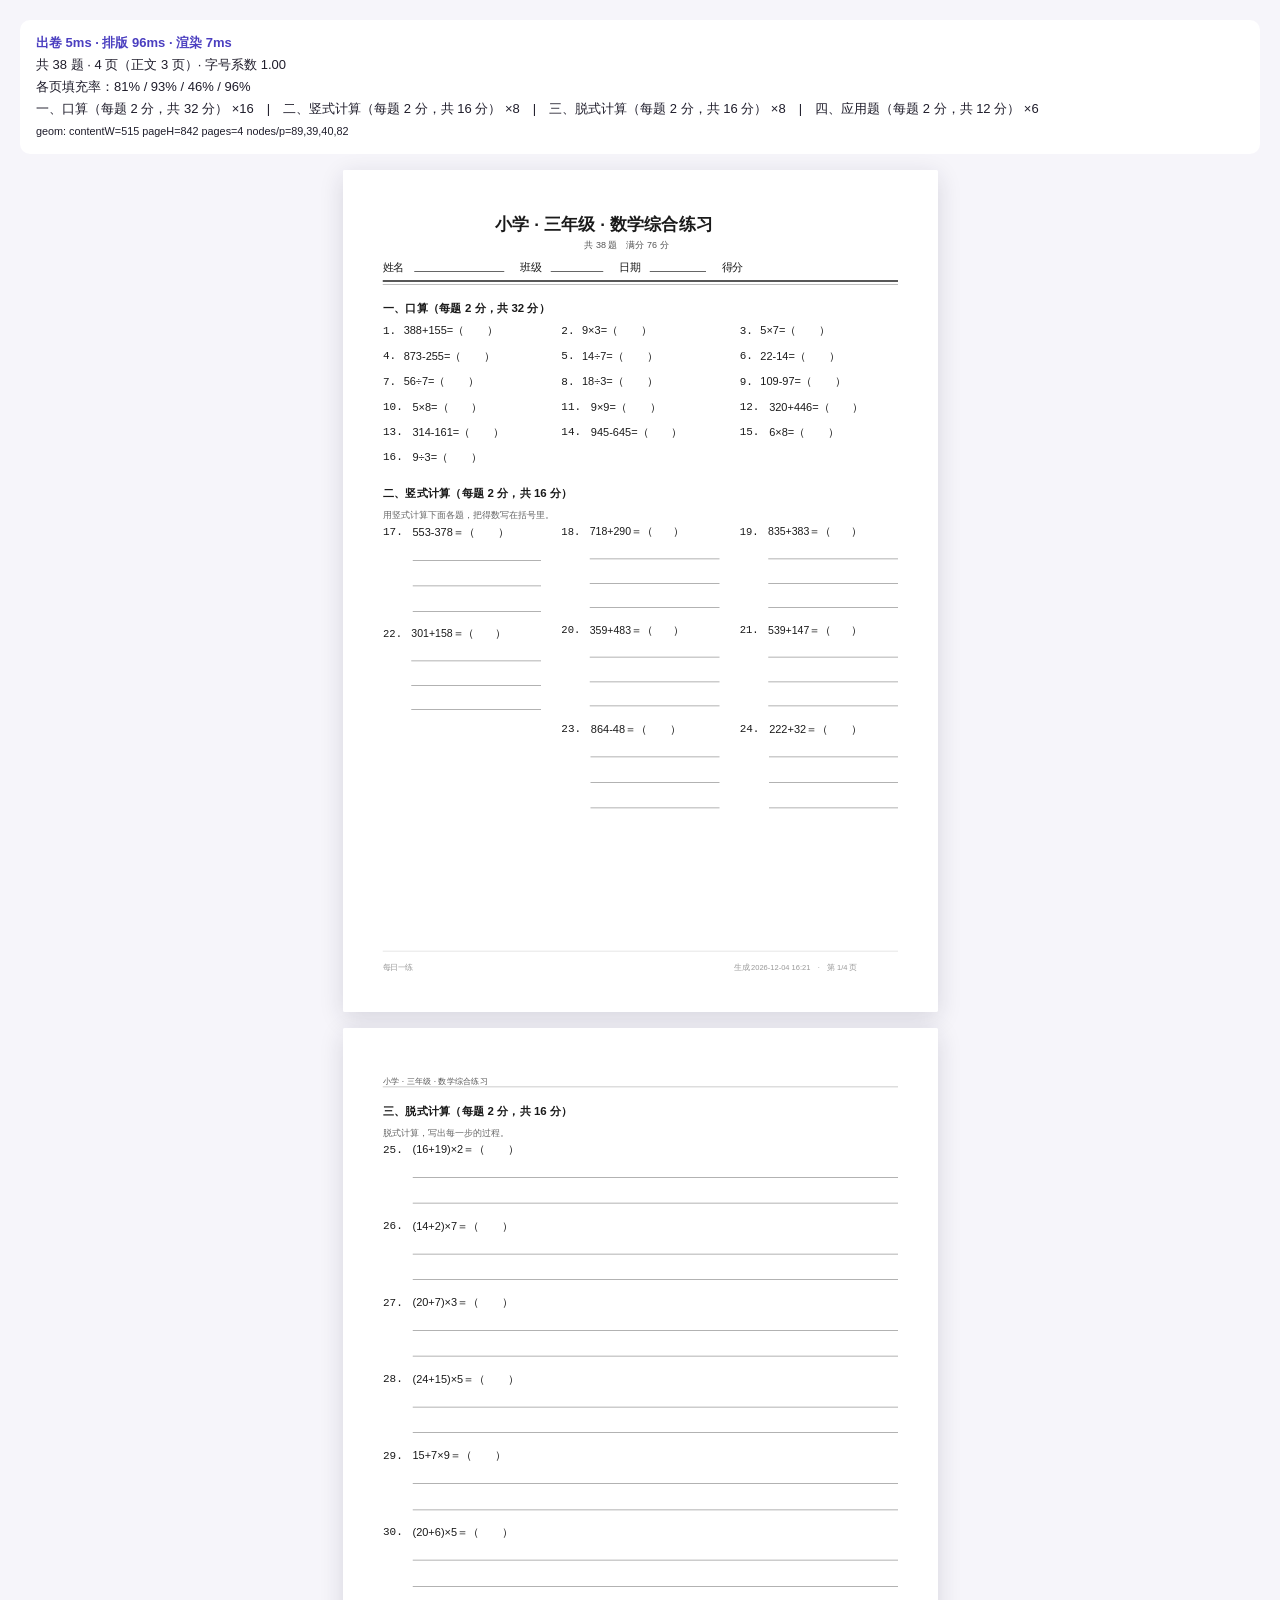
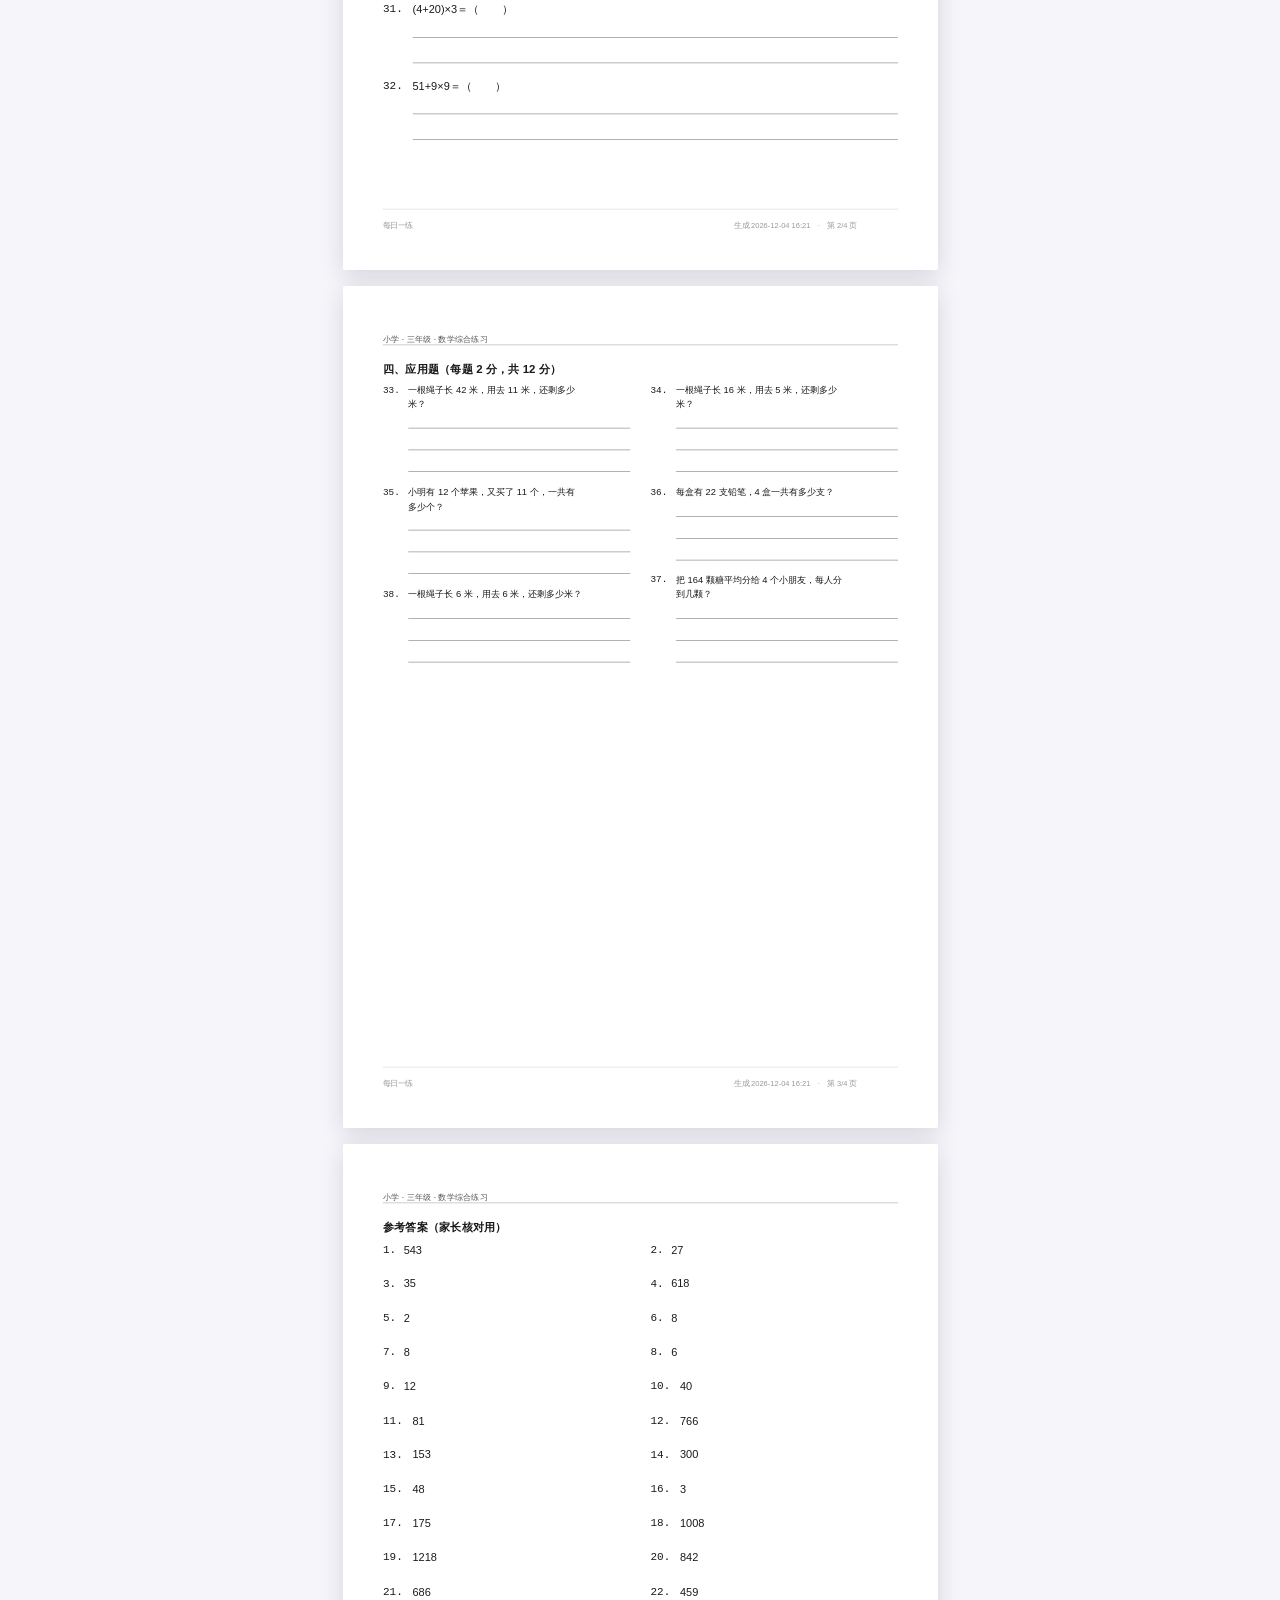
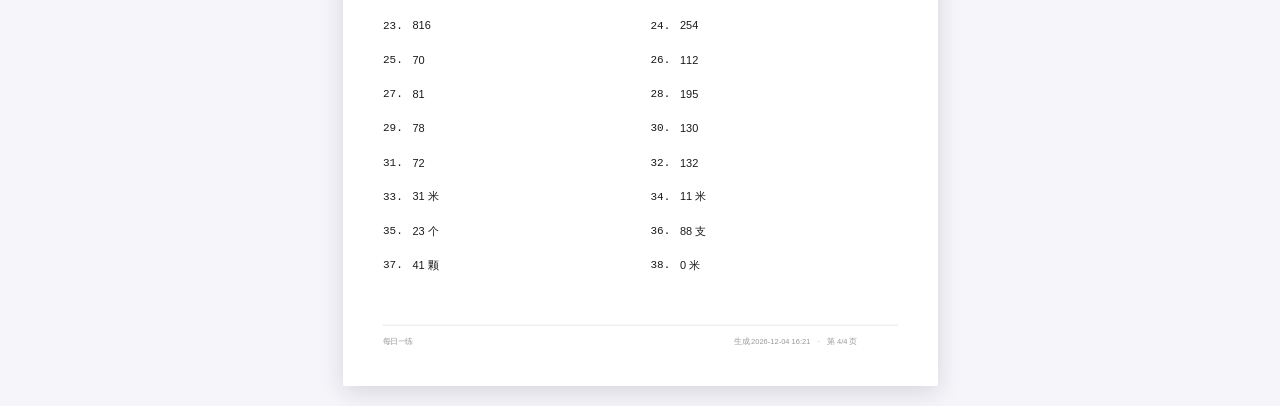
<file: web/preview-test.html>
<!DOCTYPE html>
<html lang="zh-CN">
<head>
<meta charset="utf-8">
<title>排版自检</title>
<link rel="stylesheet" href="css/app.css">
<link rel="stylesheet" href="css/paper.css">
<style>
  body { padding: 20px; }
  #info { font: 13px/1.7 -apple-system, "PingFang SC", sans-serif; background: #fff; padding: 12px 16px; border-radius: 10px; margin-bottom: 16px; }
  #info b { color: #4b3fc0; }
  #stage { display: flex; flex-wrap: wrap; gap: 20px; justify-content: center; }
</style>
</head>
<body>
<div id="info">正在出卷…</div>
<div id="stage"></div>
<script type="module">
import { loadCoreData, loadCurriculumFor } from './js/data/store.js';
import { compose } from './js/core/composer.js';
import { assemble, renderPaper } from './js/core/renderer.js';
import { renderPages } from './js/ui/paper.js';
import { defaultSpec } from './js/core/composer.js';

const params = new URLSearchParams(location.search);
const grade = Number(params.get('grade') ?? 3);
const subjects = (params.get('subjects') ?? 'MATH').split(',');
const counts = params.get('counts');
const zoom = Number(params.get('zoom') ?? 0.75);

await loadCoreData();
if ([...Object.keys(counts ? JSON.parse(counts) : {})].some((k) => k.startsWith('CURRIC_'))) {
  await loadCurriculumFor(subjects);
}

const spec = defaultSpec(grade, subjects, params.get('tilt') ?? 'BALANCED', params.get('kind') ?? 'ALL');
if (counts) spec.counts = JSON.parse(counts);
if (params.get('gap')) spec.lineGap = params.get('gap');
if (params.get('pages')) spec.targetPages = Number(params.get('pages'));
if (params.get('cols')) spec.columns = Number(params.get('cols'));
if (params.get('orient')) spec.orientation = params.get('orient');
if (params.get('name')) spec.studentName = params.get('name');
const t0 = performance.now();
const paper = compose(spec);
const t1 = performance.now();
const result = renderPaper(assemble(spec, paper));
const t2 = performance.now();
renderPages(document.getElementById('stage'), result, zoom);
const t3 = performance.now();

const counts2 = paper.sections.map((s) => `${s.title.trim()} ×${s.questions.length}`);
document.getElementById('info').innerHTML = `
  <b>出卷 ${Math.round(t1 - t0)}ms · 排版 ${Math.round(t2 - t1)}ms · 渲染 ${Math.round(t3 - t2)}ms</b><br>
  共 ${paper.questions.length} 题 · ${result.pageCount} 页（正文 ${result.contentPageCount} 页）· 字号系数 ${result.typeScale.toFixed(2)}<br>
  各页填充率：${result.fillRatios.map((f) => (f * 100).toFixed(0) + '%').join(' / ')}<br>
  ${counts2.join('　|　')}
`;
const g = result.geometry;
const capOf = (i) => (i === 0 ? g.contentHFirst ?? 0 : g.contentHOther ?? 0);
document.getElementById('info').innerHTML += `<br><small>geom: contentW=${g.contentW} pageH=${g.pageH} pages=${result.pages.length} nodes/p=${result.pages.map((p) => p.nodes.length).join(',')}</small>`;
window.__ready = true;
</script>
</body>
</html>
</file>
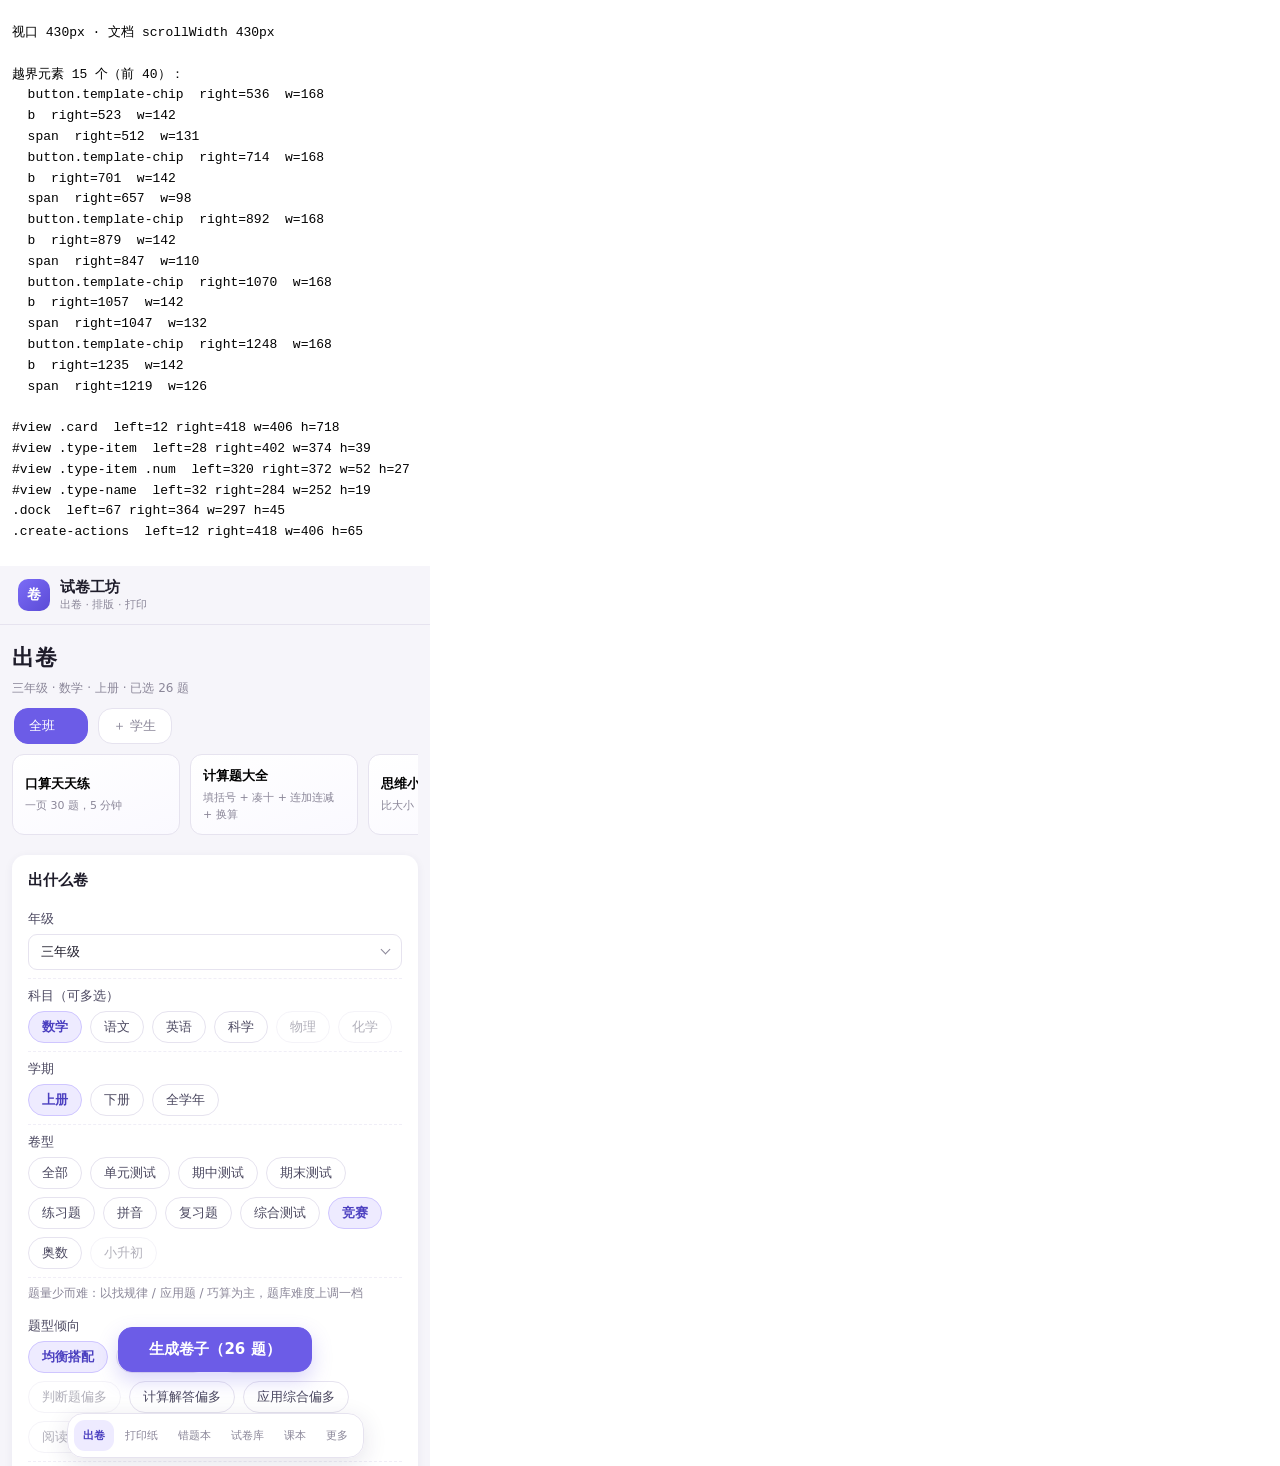
<file: web/probe.html>
<!DOCTYPE html>
<html lang="zh-CN">
<head>
<meta charset="utf-8">
<title>布局探针</title>
<style>
  body { margin: 0; font: 13px/1.6 -apple-system, "PingFang SC", sans-serif; }
  #report { padding: 10px 12px; background: #fff; white-space: pre-wrap; }
  #app { width: 430px; height: 900px; border: 0; display: block; }
</style>
</head>
<body>
<pre id="report">测量中…</pre>
<iframe id="app" src="index.html"></iframe>
<script type="module">
/** 横向溢出探针：谁把页面撑宽了，一眼看出来 */
const frame = document.getElementById('app');
const report = document.getElementById('report');
const out = [];
const sleep = (ms) => new Promise((r) => setTimeout(r, ms));

// ?h=preview 就按那个深链打开，方便探预览页
const deep = new URLSearchParams(location.search).get('h');
if (deep) frame.src = `index.html#${deep}`;

await new Promise((r) => { frame.onload = r; });
await sleep(1200);

const D = frame.contentDocument;
const W = frame.contentWindow;
const vw = W.innerWidth;
out.push(`视口 ${vw}px · 文档 scrollWidth ${D.scrollingElement.scrollWidth}px`);
out.push('');

// 逐个元素比对右边界，找出越过视口的
const over = [];
D.querySelectorAll('body *').forEach((el) => {
  const r = el.getBoundingClientRect();
  if (r.width === 0) return;
  if (r.right > vw + 0.5) {
    over.push({
      tag: el.tagName.toLowerCase(),
      cls: el.className && typeof el.className === 'string' ? '.' + el.className.split(' ').filter(Boolean).join('.') : '',
      right: Math.round(r.right),
      w: Math.round(r.width),
    });
  }
});
// 只留最外层（父节点没越界的那些），噪音少
const trimmed = over.filter((o, i) => i < 40);
out.push(`越界元素 ${over.length} 个（前 40）：`);
trimmed.forEach((o) => out.push(`  ${o.tag}${o.cls}  right=${o.right}  w=${o.w}`));

report.textContent = out.join('\n');

// 顺手把几个关键控件的真实盒子打出来，判断有没有被裁掉
const box = (sel) => {
  const el = D.querySelector(sel);
  if (!el) return `${sel} 不存在`;
  const r = el.getBoundingClientRect();
  return `${sel}  left=${Math.round(r.left)} right=${Math.round(r.right)} w=${Math.round(r.width)} h=${Math.round(r.height)}`;
};
report.textContent += '\n\n' + [
  box('#view .card'),
  box('#view .type-item'),
  box('#view .type-item .num'),
  box('#view .type-name'),
  box('.dock'),
  box('.create-actions'),
].join('\n');
window.__done = true;
</script>
</body>
</html>
</file>
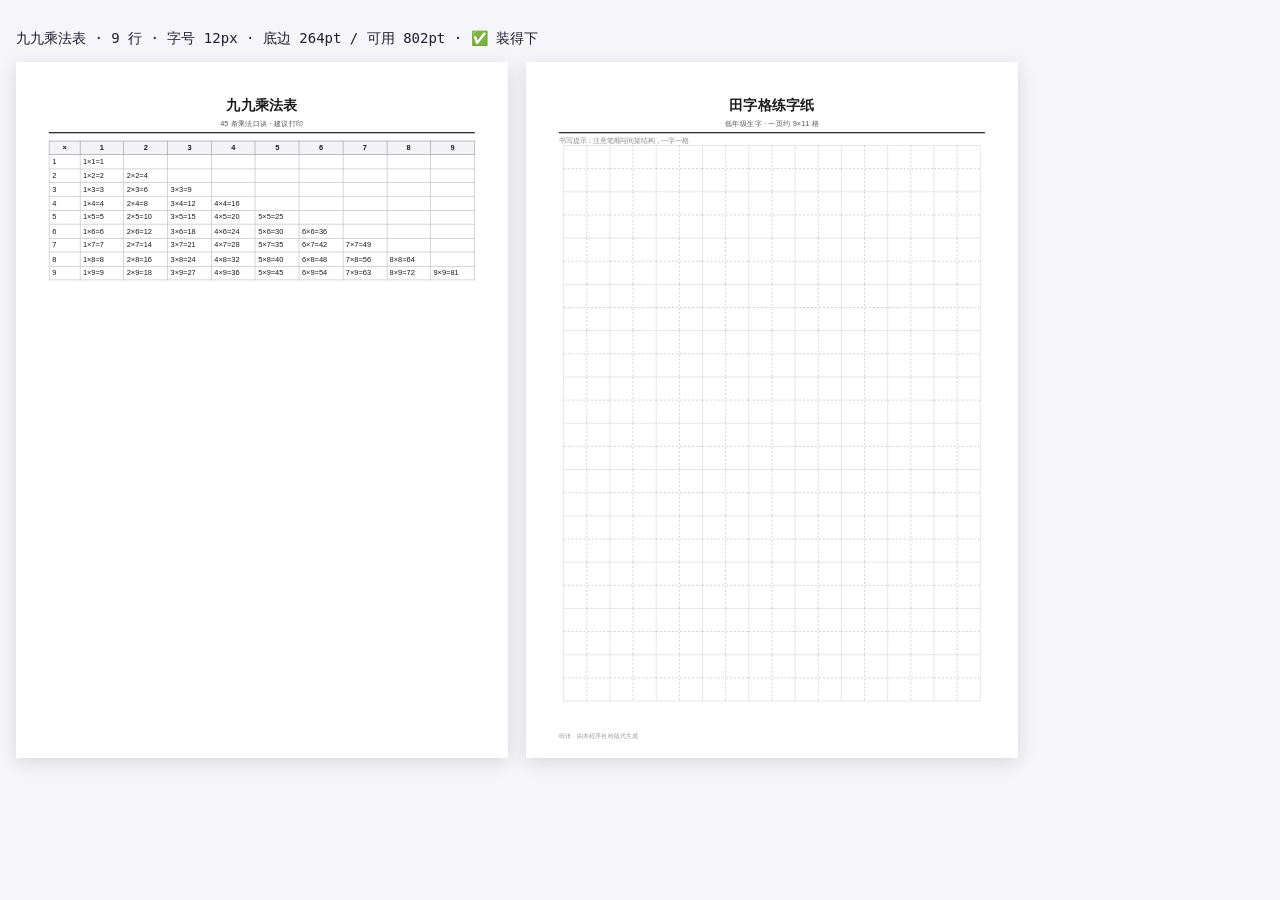
<file: web/sheets-test.html>
<!DOCTYPE html>
<html lang="zh-CN">
<head>
<meta charset="utf-8">
<title>打印纸自检</title>
<link rel="stylesheet" href="css/app.css">
<link rel="stylesheet" href="css/paper.css">
<style>
  body { padding: 16px; background: #f6f5fa; }
  #stage { display: flex; gap: 18px; flex-wrap: wrap; }
  .frame { background: #fff; box-shadow: 0 4px 18px rgba(0,0,0,.12); }
</style>
</head>
<body>
<div id="stage"></div>
<script type="module">
import { loadCoreData } from './js/data/store.js';
import { DATA } from './js/data/store.js';
import { referenceSheet, practiceSheet } from './js/ui/sheets.js';

const q = new URLSearchParams(location.search);
await loadCoreData();
const stage = document.getElementById('stage');
const refId = q.get('ref') ?? 'mul99';
const gridId = q.get('grid') ?? 'tianzi';
const scale = Number(q.get('zoom') ?? 0.62);

const ref = DATA.content.references.find((x) => x.id === refId) ?? DATA.content.references[0];
const grid = DATA.content.practice.find((x) => x.id === gridId) ?? DATA.content.practice[0];

const only = q.get('only');
const items = [
  { node: referenceSheet(ref), title: ref.title, kind: 'ref' },
  { node: practiceSheet(grid), title: grid.title, kind: 'grid' },
].filter((x) => !only || x.kind === only);
for (const item of items) {
  const frame = document.createElement('div');
  frame.className = 'frame';
  frame.style.width = `${595 * scale}pt`;
  frame.style.height = `${842 * scale}pt`;
  frame.style.overflow = 'hidden';
  const inner = item.node;
  inner.style.transform = `scale(${scale})`;
  inner.style.transformOrigin = 'top left';
  frame.appendChild(inner);
  stage.appendChild(frame);
}
const info = document.createElement('pre');
info.id = 'info';
const page = stage.querySelector('.paper-page');
const t = stage.querySelector('.ref-table');
if (t && page) {
  // 用 DOM 实测：表格底边相对纸面顶端的距离，和可用高度（去掉下边距 40pt）比
  const pr = page.getBoundingClientRect();
  const tr = t.getBoundingClientRect();
  const k = pr.height / 842; // rx 像素 / pt（受页面缩放的 transform 影响，用它换算回 pt）
  const bottomPt = (tr.bottom - pr.top) / k;
  const rows = t.querySelectorAll('tbody tr').length;
  const size = getComputedStyle(t).fontSize;
  info.textContent = `${ref.title} · ${rows} 行 · 字号 ${size} · `
    + `底边 ${bottomPt.toFixed(0)}pt / 可用 ${842 - 40}pt · ${bottomPt <= 842 - 40 ? '✅ 装得下' : '❌ 溢出'}`;
  document.body.insertBefore(info, stage);
}
window.__ready = true;
</script>
</body>
</html>
</file>
<file: web/css/app.css>
/* 界面外壳 —— 轻量、清爽，眼睛先落在纸上 */

:root {
  --ink: #1f1d2b;
  --ink-2: #4b4860;
  --ink-3: #8b8799;
  --line: #e6e3ef;
  --bg: #f6f5fa;
  --card: #ffffff;
  --brand: #6c5ce7;
  --brand-soft: #eeebff;
  --danger: #e05a5a;
  --radius: 14px;
  --shadow: 0 2px 10px rgba(40, 32, 80, 0.06);
}

* { box-sizing: border-box; }

html, body {
  margin: 0;
  padding: 0;
  background: var(--bg);
  color: var(--ink);
  font-family: "PingFang SC", "Hiragino Sans GB", "Microsoft YaHei", system-ui, sans-serif;
  font-size: 14px;
  -webkit-font-smoothing: antialiased;
}

a { color: var(--brand); }

/* ---------------------------------------------------------------- 顶栏 */

.topbar {
  position: sticky;
  top: 0;
  z-index: 30;
  display: flex;
  align-items: center;
  justify-content: space-between;
  gap: 12px;
  padding: 12px 18px;
  background: rgba(246, 245, 250, 0.92);
  backdrop-filter: blur(8px);
  border-bottom: 1px solid var(--line);
}

.brand { display: flex; align-items: center; gap: 10px; }

.brand .logo {
  width: 32px;
  height: 32px;
  display: grid;
  place-items: center;
  border-radius: 10px;
  background: linear-gradient(135deg, #7b6cf6, #5b4bd6);
  color: #fff;
  font-weight: 700;
}

.brand b { display: block; font-size: 15px; }

.brand em {
  display: block;
  font-style: normal;
  font-size: 11px;
  color: var(--ink-3);
}

.topbar-hint { font-size: 11px; color: var(--ink-3); }

/* ---------------------------------------------------------------- 主体 */

main {
  max-width: 980px;
  margin: 0 auto;
  padding: 18px 16px 96px;
}

.page-head h1 {
  margin: 4px 0 6px;
  font-size: 22px;
  letter-spacing: 0.5px;
}

.hint {
  margin: 6px 0;
  font-size: 12px;
  line-height: 1.6;
  color: var(--ink-3);
}

.card {
  background: var(--card);
  border-radius: var(--radius);
  box-shadow: var(--shadow);
  padding: 16px;
  margin: 14px 0;
}

.card h2 {
  margin: 0 0 12px;
  font-size: 15px;
  font-weight: 600;
}

.row {
  display: flex;
  flex-wrap: wrap;
  gap: 10px;
  align-items: center;
  margin: 10px 0;
}

.grow { flex: 1; }

/* 「共 2 页 · 缩到 96%」这类说明：整块一起换行，不许在中间折成两行
   （也不许省略号 —— 页数被截成「共 2…」比折行更难看懂） */
.preview-toolbar .grow {
  flex: 1 0 auto;
  white-space: nowrap;
}

/* ---------------------------------------------------------------- 按钮 */

.btn {
  appearance: none;
  border: 1px solid var(--line);
  background: #fff;
  color: var(--ink);
  border-radius: 10px;
  padding: 8px 14px;
  font-size: 13px;
  font-family: inherit;
  cursor: pointer;
  transition: background 0.15s, border-color 0.15s, transform 0.05s;
}

.btn:hover { background: #faf9ff; border-color: #d7d2ec; }
.btn:active { transform: translateY(1px); }

.btn.primary {
  background: var(--brand);
  border-color: var(--brand);
  color: #fff;
  font-weight: 600;
}

.btn.primary:hover { background: #5b4bd6; }

.btn.ghost { background: #fbfaff; }

.btn.danger {
  color: var(--danger);
  border-color: #f3d6d6;
}

.btn.ghost.danger { background: #fff; }

.icon-btn {
  border: none;
  background: transparent;
  font-size: 16px;
  color: var(--ink-3);
  cursor: pointer;
}

/* ---------------------------------------------------------------- 胶囊 / 选项 */

.chips {
  display: flex;
  flex-wrap: wrap;
  gap: 8px;
}

.chip {
  border: 1px solid var(--line);
  background: #fff;
  border-radius: 999px;
  padding: 6px 13px;
  font-size: 13px;
  font-family: inherit;
  color: var(--ink-2);
  cursor: pointer;
}

.chip.on {
  background: var(--brand-soft);
  border-color: #cfc6ff;
  color: #4b3fc0;
  font-weight: 600;
}

/* 置灰 ≠ 点不动：点一下会弹一句「换什么就能出」。
   用 disabled 的话 click 根本不派发，用户点完啥也没有，只会以为坏了。 */
.chip.off {
  opacity: 0.42;
  cursor: help;
}

.student-strip {
  display: flex;
  gap: 10px;
  overflow-x: auto;
  padding: 4px 2px 10px;
  scrollbar-width: none;
}

.student-strip::-webkit-scrollbar { display: none; }

.student-pill {
  flex: 0 0 auto;
  display: flex;
  flex-direction: column;
  gap: 2px;
  align-items: flex-start;
  min-width: 74px;
  padding: 8px 14px;
  border-radius: 14px;
  border: 1px solid var(--line);
  background: #fff;
  cursor: pointer;
  font-family: inherit;
}

.student-pill b { font-size: 14px; }

.student-pill span { font-size: 11px; color: var(--ink-3); }

.student-pill.on {
  background: var(--brand);
  border-color: var(--brand);
  color: #fff;
}

.student-pill.on span { color: rgba(255, 255, 255, 0.8); }

.student-pill.ghost { justify-content: center; color: var(--ink-3); }

/* ---------------------------------------------------------------- 模板 */

.template-row {
  display: flex;
  gap: 10px;
  overflow-x: auto;
  padding-bottom: 6px;
  scrollbar-width: none;
}

.template-row::-webkit-scrollbar { display: none; }

.template-chip {
  flex: 0 0 auto;
  width: 168px;
  text-align: left;
  padding: 12px;
  border-radius: 12px;
  border: 1px solid var(--line);
  background: linear-gradient(160deg, #fff, #faf9ff);
  cursor: pointer;
  font-family: inherit;
}

.template-chip b { display: block; font-size: 13px; margin-bottom: 4px; }

.template-chip span { font-size: 11px; color: var(--ink-3); line-height: 1.4; }

/* ---------------------------------------------------------------- 表单 */

.field {
  display: flex;
  align-items: center;
  gap: 12px;
  padding: 8px 0;
  border-bottom: 1px dashed #f0eef7;
}

.field > span {
  flex: 0 0 96px;
  font-size: 13px;
  color: var(--ink-2);
}

.field input[type="text"],
.field input[type="number"],
.field select {
  flex: 1;
  min-width: 0;
  padding: 8px 10px;
  border: 1px solid var(--line);
  border-radius: 9px;
  font-size: 13px;
  font-family: inherit;
  background: #fff;
  color: var(--ink);
}

.field textarea {
  flex: 1;
  min-height: 120px;
  padding: 10px;
  border: 1px solid var(--line);
  border-radius: 9px;
  font-size: 13px;
  font-family: inherit;
  line-height: 1.6;
  resize: vertical;
}

.field > .chips { flex: 1; }

.field input[type="number"] { flex: 0 0 120px; }

/* ---------------------------------------------------------------- 下拉 / 数字框 */

/* 原生 <select> 在 macOS 上是灰方框 + 系统蓝条，改不动，所以整个换掉 */
.field select,
.field .dd {
  flex: 0 1 240px;
  min-width: 0;
}

.dd {
  position: relative;
  display: inline-flex;
  min-width: 132px;
}

/* 真的 <select> 留着当数据源（value / change 事件照旧），只是看不见 */
.dd-native {
  position: absolute;
  width: 1px;
  height: 1px;
  padding: 0;
  margin: -1px;
  overflow: hidden;
  clip: rect(0 0 0 0);
  white-space: nowrap;
  border: 0;
  pointer-events: none;
}

.dd-btn {
  display: flex;
  align-items: center;
  justify-content: space-between;
  gap: 10px;
  width: 100%;
  padding: 8px 12px;
  border: 1px solid var(--line);
  border-radius: 9px;
  background: #fff;
  color: var(--ink);
  font-size: 13px;
  font-family: inherit;
  text-align: left;
  cursor: pointer;
  transition: border-color 0.15s, box-shadow 0.15s;
}

.dd-btn:hover { border-color: #d7d2ec; }

.dd.open .dd-btn,
.dd-btn:focus-visible {
  border-color: #b9aef5;
  box-shadow: 0 0 0 3px rgba(108, 92, 231, 0.14);
  outline: none;
}

.dd-caret {
  flex: 0 0 auto;
  width: 7px;
  height: 7px;
  border-right: 1.5px solid var(--ink-3);
  border-bottom: 1.5px solid var(--ink-3);
  transform: translateY(-2px) rotate(45deg);
  transition: transform 0.15s;
}

.dd.open .dd-caret { transform: translateY(1px) rotate(-135deg); }

.dd-pop {
  position: absolute;
  top: calc(100% + 6px);
  left: 0;
  z-index: 50;
  display: none;
  min-width: 100%;
  max-height: 288px;
  overflow: auto;
  padding: 6px;
  background: #fff;
  border: 1px solid var(--line);
  border-radius: 12px;
  box-shadow: 0 12px 34px rgba(40, 32, 80, 0.16);
}

.dd.open .dd-pop { display: block; }

.dd-opt {
  display: block;
  width: 100%;
  padding: 8px 10px;
  border: none;
  border-radius: 8px;
  background: transparent;
  color: var(--ink-2);
  font-size: 13px;
  font-family: inherit;
  text-align: left;
  cursor: pointer;
  white-space: nowrap;
}

.dd-opt:hover { background: #f6f4ff; color: var(--ink); }

.dd-opt.on {
  background: var(--brand-soft);
  color: #4b3fc0;
  font-weight: 600;
}

/* 数字框：macOS / Chrome 的那对上下小箭头又小又糊，一律不显示 */
input[type="number"] {
  appearance: textfield;
  -moz-appearance: textfield;
}

input[type="number"]::-webkit-outer-spin-button,
input[type="number"]::-webkit-inner-spin-button {
  -webkit-appearance: none;
  margin: 0;
}

/* 需要加减的地方用这个：− [数值] ＋ */
.stepper {
  display: inline-flex;
  align-items: center;
  gap: 4px;
  flex: 0 0 auto;
}

.stepper .num {
  width: 52px;
  padding: 5px 4px;
  border: 1px solid var(--line);
  border-radius: 8px;
  font-size: 13px;
  font-family: inherit;
  text-align: center;
  background: #fff;
  color: var(--ink);
}

.stepper .num:focus {
  outline: none;
  border-color: #b9aef5;
  box-shadow: 0 0 0 3px rgba(108, 92, 231, 0.12);
}

.step-btn {
  width: 26px;
  height: 26px;
  display: grid;
  place-items: center;
  padding: 0;
  border: 1px solid var(--line);
  border-radius: 8px;
  background: #fff;
  color: var(--ink-2);
  font-size: 14px;
  line-height: 1;
  font-family: inherit;
  cursor: pointer;
}

.step-btn:hover { background: #f6f4ff; border-color: #d7d2ec; color: #4b3fc0; }
.step-btn:active { transform: translateY(1px); }

/* 滑杆：编辑排版时拖着改，立刻看到纸面重排 */
.slider {
  display: flex;
  align-items: center;
  gap: 10px;
  flex: 1;
  min-width: 0;
}

.slider input[type="range"] {
  flex: 1;
  min-width: 0;
  accent-color: var(--brand);
  height: 20px;
}

.slider b {
  flex: 0 0 48px;
  font-size: 12px;
  font-weight: 600;
  color: #4b3fc0;
  text-align: right;
}

/* ---------------------------------------------------------------- 题型列表 */

.type-tools { display: flex; gap: 8px; margin-bottom: 8px; }

.type-list {
  display: grid;
  grid-template-columns: 1fr;
  gap: 2px;
  max-height: 420px;
  overflow: auto;
}

.type-item {
  display: flex;
  align-items: center;
  gap: 10px;
  padding: 6px 4px;
  border-radius: 8px;
}

.type-item.on { background: #fbfaff; }

.type-name {
  flex: 1;
  display: flex;
  align-items: center;
  gap: 8px;
  font-size: 13px;
  cursor: pointer;
}

.type-name em {
  font-style: normal;
  font-size: 10px;
  color: var(--ink-3);
  border: 1px solid var(--line);
  border-radius: 6px;
  padding: 1px 5px;
}

.num {
  width: 62px;
  padding: 5px 8px;
  border: 1px solid var(--line);
  border-radius: 8px;
  font-size: 13px;
  text-align: center;
  font-family: inherit;
  background: #fff;
}

/* ---------------------------------------------------------------- 自编题 / 列表卡片 */

.custom-list, .mistake-list, .lib-list, .student-list, .unit-list {
  display: flex;
  flex-direction: column;
  gap: 8px;
  margin: 10px 0;
}

.custom-item, .mistake-item, .lib-item, .student-item, .unit-item {
  display: flex;
  align-items: flex-start;
  justify-content: space-between;
  gap: 12px;
  padding: 12px;
  border: 1px solid var(--line);
  border-radius: 12px;
  background: #fff;
}

.custom-item.on { border-color: #cfc6ff; background: #fbfaff; }

.custom-item label {
  display: flex;
  align-items: center;
  gap: 8px;
  font-size: 13px;
  flex-wrap: wrap;
}

.custom-item label span { font-size: 11px; color: var(--ink-3); }

.custom-actions { display: flex; gap: 6px; flex: 0 0 auto; }

.mistake-item, .lib-item, .student-item, .unit-item { flex-direction: row; align-items: center; }

.mistake-item { flex-direction: column; align-items: stretch; gap: 4px; }

.mistake-item b { font-size: 13px; font-weight: 600; }

.answer, .meta { font-size: 11px; color: var(--ink-3); }

/* 名卷库的搜索框：跟筛选 chip 排在同一张卡里，占满一行 */
.search-box {
  width: 100%;
  margin-top: 10px;
  padding: 9px 12px;
  border: 1px solid var(--line);
  border-radius: 10px;
  font-size: 13px;
  font-family: inherit;
  color: var(--ink-1);
  background: #fff;
}

.search-box:focus {
  outline: none;
  border-color: #b9b0f0;
  box-shadow: 0 0 0 3px rgba(137, 122, 232, 0.12);
}

/* 776 条标题都很长，一行放不下就让它折两行，别把右边按钮挤出卡片 */
.lib-item > div:first-child { min-width: 0; }
.lib-item b { word-break: break-word; }

/* ---------------------------------------------------------------- 预览 */

.preview-toolbar {
  position: sticky;
  top: 57px;
  z-index: 20;
  display: flex;
  flex-wrap: wrap;
  gap: 8px;
  align-items: center;
  padding: 10px;
  margin-bottom: 14px;
  background: rgba(255, 255, 255, 0.94);
  backdrop-filter: blur(8px);
  border: 1px solid var(--line);
  border-radius: 14px;
  box-shadow: var(--shadow);
}

.zoom-label {
  font: inherit;
  font-size: 12px;
  color: var(--ink-3);
  min-width: 46px;
  padding: 4px 6px;
  text-align: center;
  white-space: nowrap;
  background: none;
  border: 0;
  border-radius: 8px;
  cursor: pointer;
}
.zoom-label:hover { background: #f1effa; color: var(--ink); }
/* 手动缩放过：加个下划虚线提醒「点一下能回自动」 */
.zoom-label.manual { color: var(--brand); text-decoration: underline dotted; }

.paper-stage {
  display: flex;
  justify-content: center;
  padding: 8px 0 40px;
  overflow: auto;
}

/* ---------------------------------------------------------------- 编辑排版（电脑端独占） */

.edit-body {
  display: grid;
  grid-template-columns: minmax(0, 1fr) 336px;
  gap: 18px;
  align-items: start;
}

.edit-body .paper-stage { padding-top: 0; }

.edit-panel {
  position: sticky;
  top: 74px;
  display: flex;
  flex-direction: column;
  gap: 10px;
  max-height: calc(100vh - 96px);
  overflow: auto;
  padding: 14px;
  background: #fff;
  border: 1px solid var(--line);
  border-radius: 14px;
  box-shadow: var(--shadow);
}

.edit-head { display: flex; align-items: baseline; gap: 8px; }
.edit-head b { font-size: 14px; }
.edit-head span { font-size: 11px; color: var(--ink-3); }

/* 分组卡片：一眼能分出「整页 / 顶部与底部 / 这一题」三块，不再是一整片输入框 */
.edit-card {
  display: flex;
  flex-direction: column;
  gap: 9px;
  padding: 11px 12px 12px;
  background: #faf9ff;
  border: 1px solid #ece9fb;
  border-radius: 12px;
}

.edit-card.is-selected {
  background: #fff;
  border-color: #d6ccfb;
  box-shadow: 0 2px 10px rgba(108, 92, 231, 0.09);
}

.edit-card h3 {
  display: flex;
  align-items: center;
  gap: 6px;
  margin: 0;
  font-size: 11.5px;
  font-weight: 600;
  color: var(--ink-2);
}

.edit-card h3 .dot {
  width: 6px;
  height: 6px;
  border-radius: 50%;
  background: var(--brand);
  opacity: 0.85;
}

/* ---- 大题版式列表：每个大题一行，点标题展开旋钮 -------------------- */

.sl-list { display: flex; flex-direction: column; gap: 6px; }

.sl-card { padding: 0; gap: 0; background: #fff; border-color: #ece9fb; }
.sl-card.is-open { background: #faf9ff; padding-bottom: 2px; }

.sl-head {
  display: flex;
  align-items: center;
  gap: 7px;
  width: 100%;
  padding: 9px 11px;
  border: 0;
  border-radius: 11px;
  background: none;
  font: inherit;
  color: inherit;
  text-align: left;
  cursor: pointer;
}

.sl-head:hover { background: var(--brand-soft); }
.sl-head.on { border-bottom-left-radius: 0; border-bottom-right-radius: 0; }
.sl-head .dot {
  flex: 0 0 auto;
  width: 6px;
  height: 6px;
  border-radius: 50%;
  background: var(--brand);
  opacity: 0.85;
}
.sl-head b {
  min-width: 0;
  font-size: 12px;
  font-weight: 600;
  color: var(--ink);
  white-space: nowrap;
  overflow: hidden;
  text-overflow: ellipsis;
}
.sl-head span {
  flex: 1;
  font-size: 11px;
  color: var(--ink-3);
  text-align: right;
  white-space: nowrap;
}
.sl-head em { flex: 0 0 auto; font-size: 11px; font-style: normal; color: var(--brand); }

.sl-body {
  display: flex;
  flex-direction: column;
  gap: 9px;
  padding: 2px 12px 10px;
}

.edit-line { display: flex; align-items: center; gap: 9px; flex-wrap: wrap; }

.edit-label { flex: 0 0 62px; font-size: 12px; color: var(--ink-2); white-space: nowrap; }

.edit-line .slider { flex: 1; min-width: 90px; }
.edit-line input[type="text"] {
  flex: 1;
  min-width: 0;
  padding: 6px 9px;
  border: 1px solid var(--line);
  border-radius: 8px;
  font-size: 12.5px;
  font-family: inherit;
  color: var(--ink);
  background: #fff;
}

.edit-line input[type="text"]:focus {
  outline: none;
  border-color: #b9aef5;
  box-shadow: 0 0 0 3px rgba(108, 92, 231, 0.12);
}

.edit-line .chips { flex: 1; gap: 5px; }
.edit-line .chip { padding: 4px 9px; font-size: 12px; }

/* 说明文字独占一行，跟在控件下面 —— 挤在同一行会把滑杆压得只剩 60px */
.edit-hint {
  flex: 1 0 100%;
  margin-top: -3px;
  font-size: 10.5px;
  font-style: normal;
  color: var(--ink-3);
}

/* 加减器后面的单位不占一整行：控件本身窄，独占一行会让「列」「pt」孤零零挂在那儿 */
.edit-hint.tight {
  flex: 0 0 auto;
  margin-top: 0;
}

/* 选中题的题干预览：能看清是哪一题就行，改字去纸面上改 */
.edit-quote {
  margin: 0;
  padding: 7px 9px;
  max-height: 72px;
  overflow: auto;
  background: #fff;
  border: 1px dashed #ddd6fb;
  border-radius: 8px;
  font-size: 12px;
  line-height: 1.6;
  color: var(--ink-2);
}

.edit-tip { margin: 0; font-size: 11px; line-height: 1.65; color: var(--brand); }

.edit-actions { display: flex; gap: 6px; }
.edit-actions .btn { flex: 1; padding: 7px 8px; font-size: 12px; }

.edit-foot {
  display: flex;
  justify-content: space-between;
  gap: 8px;
  padding-top: 10px;
  border-top: 1px solid var(--line);
}

.panel-tip { margin: 0; line-height: 1.7; }

/* 纸面上每道题的透明热区：只用来点选，不占视觉 */
.hit {
  position: absolute;
  border-radius: 4pt;
  cursor: pointer;
  background: transparent;
  transition: background 0.12s, box-shadow 0.12s;
}

.hit:hover {
  background: rgba(108, 92, 231, 0.07);
  box-shadow: inset 0 0 0 1px rgba(108, 92, 231, 0.4);
}

.hit.on {
  background: rgba(108, 92, 231, 0.1);
  box-shadow: inset 0 0 0 1.5px var(--brand);
}

/*
 * 预览页的「双击可改」热区：平时完全不打扰读卷子 —— 不铺底色、不抢焦点，
 * 鼠标划过才浮出一圈虚线提示这里能改。单击什么都不做（只有双击才进编辑），
 * 否则读到一半手一抖就弹出输入框，比不能改更烦。
 */
.hit.dbl {
  cursor: text;
  user-select: none;
  -webkit-user-select: none;
}

.hit.dbl:hover {
  background: transparent;
  box-shadow: none;
  outline: 1px dashed rgba(108, 92, 231, 0.5);
  outline-offset: 1.5pt;
}

/* 正在原地编辑的那一题：热区让位给输入框，别抢点击 */
.hit.editing { pointer-events: none; background: transparent; box-shadow: none; }

/*
 * 原地编辑框 —— 直接盖在这道题的 slot 上。
 * 里面所有尺寸都用 pt：它处在 scale(zoom) 的容器里，用 pt 才能跟纸面一起缩放，
 * 视觉上和纸上印的字一样大（用 px 的话纸面缩到 60% 时输入框还是原尺寸，看着就跳出来了）。
 */
.inline-editor {
  position: absolute;
  z-index: 6;
  overflow-y: auto;
  padding: 1pt 4pt 0;
  background: #fff;
  border: 1.4pt solid var(--brand);
  border-radius: 3pt;
  /* 编辑时它是一张浮起来的卡片：阴影足够重，才不会被误读成「纸上印成这个样子了」 */
  box-shadow: 0 1pt 0 rgba(108, 92, 231, 0.25), 0 6pt 18pt rgba(24, 20, 60, 0.22);
}

.inline-ta {
  display: block;
  width: 100%;
  margin: 0;
  padding: 0;
  border: none;
  outline: none;
  resize: none;
  overflow: hidden;
  background: transparent;
  color: #111;
  font-family: "PingFang SC", "Hiragino Sans GB", "Microsoft YaHei", sans-serif;
  white-space: pre-wrap;
  word-break: break-word;
}

/* 答案行：跟题干明显分开（一条虚线），一眼看得出「这一格是答案，不是题目」 */
.inline-ans {
  display: flex;
  align-items: center;
  gap: 4pt;
  margin: 2pt 0 1pt;
  padding-top: 2pt;
  border-top: 1px dashed #e2ddf8;
}

.inline-ans-label {
  flex: none;
  font-size: 6.6pt;
  color: #8a7fc0;
  letter-spacing: 0.04em;
}

.inline-ans-input {
  flex: 1;
  min-width: 0;
  min-height: 10pt;
  padding: 1pt 4pt;
  border: 1px solid #e4defb;
  border-radius: 2pt;
  background: #fbfaff;
  color: #333;
  font-family: inherit;
  font-size: 7.2pt;
  line-height: 1.5;
  outline: none;
}

.inline-ans-input:focus {
  border-color: var(--brand);
  background: #fff;
  box-shadow: 0 0 0 1.5pt rgba(108, 92, 231, 0.14);
}

.inline-bar { display: flex; gap: 4pt; padding: 1pt 0 3pt; }

.inline-bar button {
  padding: 1pt 6pt;
  border: 1px solid #ded7fb;
  border-radius: 2pt;
  background: #fff;
  color: var(--brand);
  font-family: inherit;
  font-size: 7pt;
  line-height: 1.5;
  cursor: pointer;
}

.inline-bar button.ok { background: var(--brand); border-color: var(--brand); color: #fff; }

.toast.exporting { bottom: 148px; }

/* 窄屏「更多」弹窗里的竖排操作 */
.action-list { display: flex; flex-direction: column; gap: 8px; margin-bottom: 12px; }
.action-list .btn { padding: 11px 14px; text-align: left; }

/* ---------------------------------------------------------------- 打印纸 */

.sheet-grid {
  display: grid;
  grid-template-columns: repeat(auto-fill, minmax(158px, 1fr));
  gap: 10px;
  margin-top: 12px;
}

.sheet-card {
  text-align: left;
  padding: 14px;
  border-radius: 12px;
  border: 1px solid var(--line);
  background: #fff;
  cursor: pointer;
  font-family: inherit;
  box-shadow: var(--shadow);
}

.sheet-card:hover { border-color: #d7d2ec; }

.sheet-card b { display: block; font-size: 13px; margin-bottom: 4px; }

.sheet-card span { display: block; font-size: 11px; color: var(--ink-3); line-height: 1.4; }

.sheet-card em {
  display: inline-block;
  margin-top: 8px;
  font-style: normal;
  font-size: 10px;
  color: #6b5fd0;
  background: var(--brand-soft);
  border-radius: 6px;
  padding: 2px 6px;
}

.sheet-preview {
  background: #fff;
  border: 1px solid var(--line);
  border-radius: 10px;
  margin: 0 auto;
}

/* ---------------------------------------------------------------- 更多页 */

.stat-grid {
  display: grid;
  grid-template-columns: repeat(auto-fill, minmax(104px, 1fr));
  gap: 10px;
}

.stat {
  padding: 12px;
  border-radius: 12px;
  background: linear-gradient(160deg, #f7f5ff, #fff);
  border: 1px solid #ece9f8;
}

.stat b { display: block; font-size: 20px; color: #4b3fc0; }

.stat span { font-size: 11px; color: var(--ink-3); }

.help-list { margin: 0; padding-left: 18px; font-size: 13px; line-height: 1.9; color: var(--ink-2); }

.word-cloud { display: flex; flex-wrap: wrap; gap: 6px; }

.word {
  font-size: 12px;
  padding: 4px 8px;
  border-radius: 8px;
  background: #f7f6fc;
  color: var(--ink-2);
}

.book-list { display: flex; flex-direction: column; gap: 6px; }

.book { font-size: 13px; text-decoration: none; }

/* ---------------------------------------------------------------- 底部导航 */

#dock-holder {
  position: fixed;
  left: 0;
  right: 0;
  bottom: 0;
  z-index: 40;
  display: flex;
  justify-content: center;
  padding: 8px 12px calc(8px + env(safe-area-inset-bottom));
  pointer-events: none;
}

.dock {
  pointer-events: auto;
  display: flex;
  gap: 2px;
  padding: 6px;
  background: rgba(255, 255, 255, 0.96);
  backdrop-filter: blur(10px);
  border: 1px solid var(--line);
  border-radius: 16px;
  box-shadow: 0 6px 24px rgba(40, 32, 80, 0.12);
}

.dock-btn {
  border: none;
  background: transparent;
  padding: 8px 13px;
  border-radius: 11px;
  font-size: 12px;
  font-family: inherit;
  color: var(--ink-3);
  cursor: pointer;
}

.dock-btn.on {
  background: var(--brand-soft);
  color: #4b3fc0;
  font-weight: 600;
}

/* 侧栏小标题：只在电脑端出现 */
.dock-title { display: none; }

.create-actions {
  position: sticky;
  z-index: 10;
  bottom: 84px;
  display: flex;
  justify-content: center;
  padding: 10px 0;
}

/* 出卷页的两列容器：手机端是普通块，电脑端才排两列（见文件末尾的桌面样式） */
.create-cols > .col { min-width: 0; }

.create-actions .btn {
  padding: 12px 30px;
  font-size: 15px;
  border-radius: 14px;
  box-shadow: 0 8px 20px rgba(108, 92, 231, 0.25);
}

/* ---------------------------------------------------------------- 弹窗 */

.modal-mask {
  position: fixed;
  inset: 0;
  z-index: 60;
  display: flex;
  align-items: center;
  justify-content: center;
  padding: 16px;
  background: rgba(28, 24, 46, 0.42);
  backdrop-filter: blur(2px);
}

.modal-card {
  display: flex;
  flex-direction: column;
  width: min(480px, 100%);
  max-height: min(86vh, 860px);
  background: #fff;
  border-radius: 18px;
  overflow: hidden;
  box-shadow: 0 20px 60px rgba(20, 16, 40, 0.3);
}

.modal-card.wide { width: min(720px, 100%); }

.modal-head {
  display: flex;
  align-items: center;
  justify-content: space-between;
  gap: 10px;
  padding: 14px 16px;
  border-bottom: 1px solid var(--line);
}

.modal-head h3 { margin: 0; font-size: 15px; }

/* 按钮钉在底部：绝不让用户看不到出口 */
.modal-body {
  flex: 1 1 auto;
  min-height: 0;
  overflow-y: auto;
  padding: 14px 16px;
}

.modal-foot {
  flex: 0 0 auto;
  display: flex;
  justify-content: flex-end;
  gap: 8px;
  padding: 12px 16px;
  border-top: 1px solid var(--line);
  background: #fcfbff;
}

.grading-list { display: flex; flex-direction: column; gap: 6px; }

.grading-row {
  display: flex;
  gap: 10px;
  padding: 8px;
  border-radius: 10px;
  border: 1px solid var(--line);
  font-size: 12px;
  cursor: pointer;
}

.grading-row b { display: block; font-weight: 500; line-height: 1.5; }

.confirm-body { font-size: 13px; line-height: 1.7; color: var(--ink-2); }

/* 提示条 */
.toast {
  position: fixed;
  left: 50%;
  bottom: 96px;
  z-index: 80;
  transform: translateX(-50%);
  max-width: 86vw;
  padding: 10px 16px;
  border-radius: 12px;
  background: rgba(31, 29, 43, 0.92);
  color: #fff;
  font-size: 13px;
  transition: opacity 0.3s;
}

.toast.out { opacity: 0; }

/* ---------------------------------------------------------------- 窄屏 */

/* 出卷页底部按钮是浮着的，正文要多留一截，别被它盖住 */
main.tab-create { padding-bottom: 190px; }

@media (max-width: 560px) {
  main { padding: 14px 12px 96px; }
  main.tab-create { padding-bottom: 200px; }

  .field { align-items: flex-start; flex-direction: column; gap: 6px; }

  .field > span { flex: none; }

  .field input[type="text"],
  .field input[type="number"],
  .field select,
  .field .dd,
  .field > .chips { width: 100%; }

  /* .field 在手机上变成竖排，flex-basis 会去当高度用 —— 必须显式取消 */
  .field .dd { flex: none; }
  .field input[type="number"] { flex: none; }

  /* 手机上数字加减器收窄一点，别把题型名挤没了 */
  .step-btn { width: 22px; height: 24px; font-size: 13px; }

  .preview-toolbar { top: 53px; }

  /* 窄屏上「共 2 页 · 缩到 96%」会被挤成一字一行，干脆让它独占一行 */
  .preview-toolbar .grow {
    flex: 1 0 100%;
    order: -1;
    font-size: 12px;
    white-space: nowrap;
    overflow: hidden;
    text-overflow: ellipsis;
  }

  .dock-btn { padding: 8px 9px; font-size: 11px; }

  .topbar-hint { display: none; }
}

/* ---------------------------------------------------------------- 桌面端（电脑浏览器） */

/*
 * 手机端的底部胶囊导航在电脑上竖起来当左侧导航栏，正文从 208px 往右铺满整个窗口。
 * 断点 1024px：平板横屏（1024×768）也走这一套，别在 1024 宽度上还留一条居中的窄栏。
 */
@media (min-width: 1024px) {
  /* ---- 顶栏与侧栏 ---- */
  .topbar { padding: 12px 28px; }

  #dock-holder {
    top: 57px;
    right: auto;
    bottom: 0;
    left: 0;
    width: 208px;
    padding: 16px 10px 20px;
    flex-direction: column;
    justify-content: flex-start;
  }

  .dock {
    flex-direction: column;
    align-items: stretch;
    width: 100%;
    gap: 3px;
    padding: 8px;
    background: #fff;
    backdrop-filter: none;
    box-shadow: var(--shadow);
  }

  .dock-title {
    display: block;
    padding: 4px 12px 10px;
    font-size: 10.5px;
    letter-spacing: 0.14em;
    color: var(--ink-3);
  }

  .dock-btn {
    text-align: left;
    padding: 11px 14px;
    font-size: 13.5px;
    border-radius: 11px;
  }

  .dock-btn:hover { background: #faf9ff; }

  /* ---- 正文：右边不再留白，一路铺到窗口边缘 ---- */
  main {
    max-width: none;
    margin: 0 0 0 208px;
    padding: 20px 28px 44px;
  }

  main.tab-create { padding-bottom: 108px; }

  .card { padding: 18px; }

  /* ---- 出卷页：左「出什么卷 + 题型」，右「自编题 + 卷面定制」 ---- */
  .create-cols {
    display: grid;
    grid-template-columns: minmax(0, 1.04fr) minmax(0, 0.96fr);
    column-gap: 20px;
    align-items: start;
  }

  /* 模板卡与学生 pill 不再横向滚动：换行铺满整行，鼠标不用横着拖 */
  .template-row,
  .student-strip {
    flex-wrap: wrap;
    overflow: visible;
  }

  .template-chip { width: 184px; }

  /* 多卡片页（课本 / 更多）：卡片并排，别一张占满 1300px 的细长条 */
  .page-cards {
    display: grid;
    grid-template-columns: repeat(auto-fit, minmax(400px, 1fr));
    column-gap: 20px;
    align-items: start;
  }

  .page-cards > .page-head,
  .page-cards > .row { grid-column: 1 / -1; }

  /* 错题 / 试卷库 / 学生 / 单元：一屏能看四五个，不用滚半天 */
  .mistake-list,
  .lib-list,
  .student-list,
  .unit-list {
    display: grid;
    grid-template-columns: repeat(auto-fill, minmax(330px, 1fr));
    gap: 10px;
  }

  .sheet-grid { grid-template-columns: repeat(auto-fill, minmax(200px, 1fr)); }
  .stat-grid { grid-template-columns: repeat(auto-fill, minmax(120px, 1fr)); }

  /* 出卷按钮：贴窗口底边做成一条实心操作条，靠右（跟右侧表单同一列） */
  .create-actions {
    bottom: 0;
    justify-content: flex-end;
    padding: 12px 0;
    background: var(--bg);
    border-top: 1px solid var(--line);
  }

  .create-actions .btn { padding: 12px 34px; }

  .preview-toolbar { top: 57px; }
  .paper-stage { padding: 4px 0 32px; }
}

/* 宽屏：题型列表排两列，四十多个题型不用滚一屏半 */
@media (min-width: 1200px) {
  .type-list {
    grid-template-columns: 1fr 1fr;
    column-gap: 16px;
    max-height: none;
  }
}
</file>
<file: web/css/paper.css>
/* 卷面本身：一切尺寸都用 pt，和 A4 的 595×842pt 一一对应 */

.paper-page {
  position: relative;
  background: #fff;
  box-sizing: border-box;
  overflow: hidden;
  color: #1a1a1a;
  font-family: "PingFang SC", "Hiragino Sans GB", "Microsoft YaHei", sans-serif;
  -webkit-font-smoothing: antialiased;
}

.paper-page * {
  box-sizing: border-box;
}

.paper-wrap {
  position: relative;
  box-shadow: 0 6px 24px rgba(30, 25, 60, 0.14);
  border-radius: 2px;
  overflow: hidden;
  background: #fff;
}

/* 速查表：网页版用真表格，能自动折行 */
.ref-table {
  width: 100%;
  border-collapse: collapse;
  table-layout: fixed;
  font-size: 9pt;
  line-height: 1.35;
}

.ref-table th,
.ref-table td {
  border: 0.5pt solid #bbb;
  /* padding 用 em 而不是 pt：缩字号时行高才跟得上，否则 2pt 的固定留白会把 48 行的表顶出纸外 */
  padding: 0.22em 0.34em;
  vertical-align: middle;
  word-break: break-word;
}

.ref-table th {
  background: #f4f3f8;
  font-weight: 600;
  text-align: center;
  border-color: #999;
}

/* 打印：只留纸面 */
#print-root {
  display: none;
}

@media print {
  body.printing {
    background: #fff !important;
  }

  body.printing > *:not(#print-root) {
    display: none !important;
  }

  body.printing #print-root {
    display: block !important;
  }

  body.printing #print-root .paper-page,
  body.printing #print-root .sheet-page {
    box-shadow: none !important;
    border-radius: 0 !important;
    margin: 0 !important;
    break-after: page;
    page-break-after: always;
  }

  body.printing #print-root > *:last-child {
    break-after: auto;
    page-break-after: auto;
  }
}
</file>
